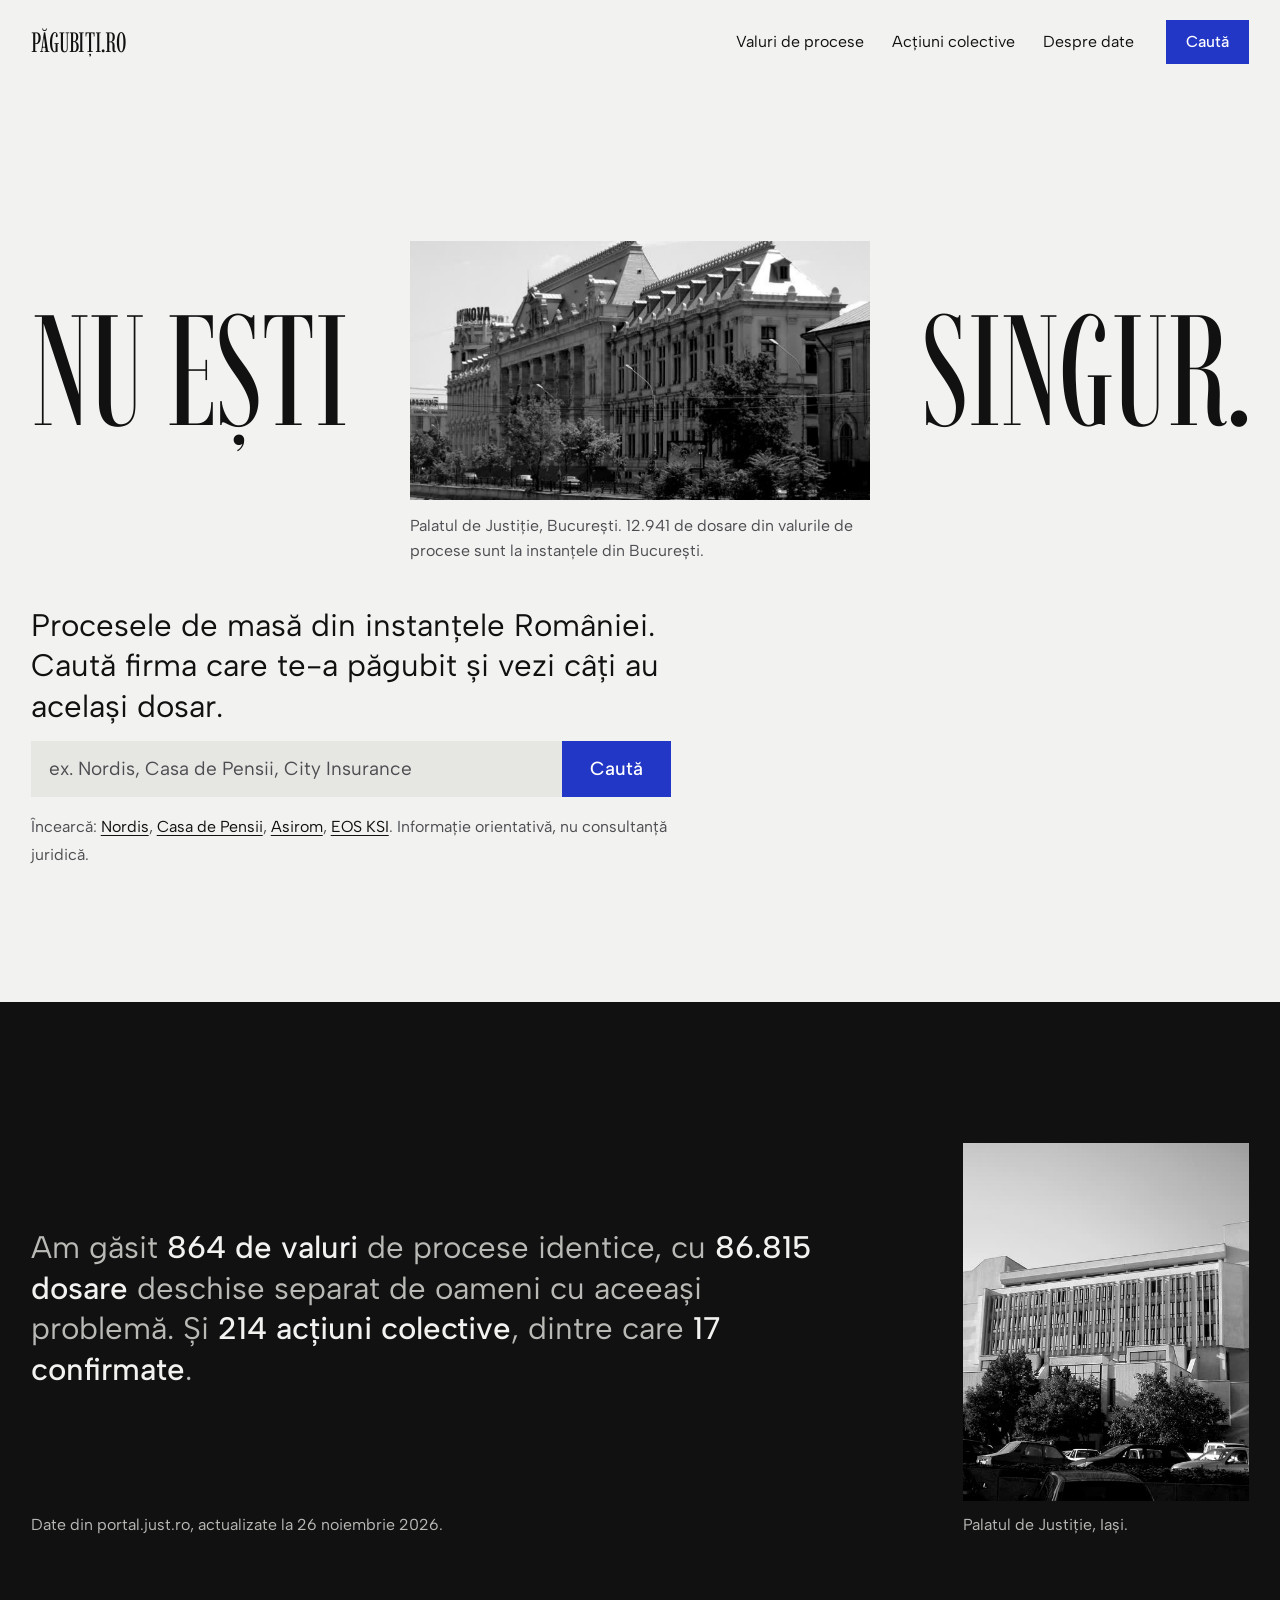
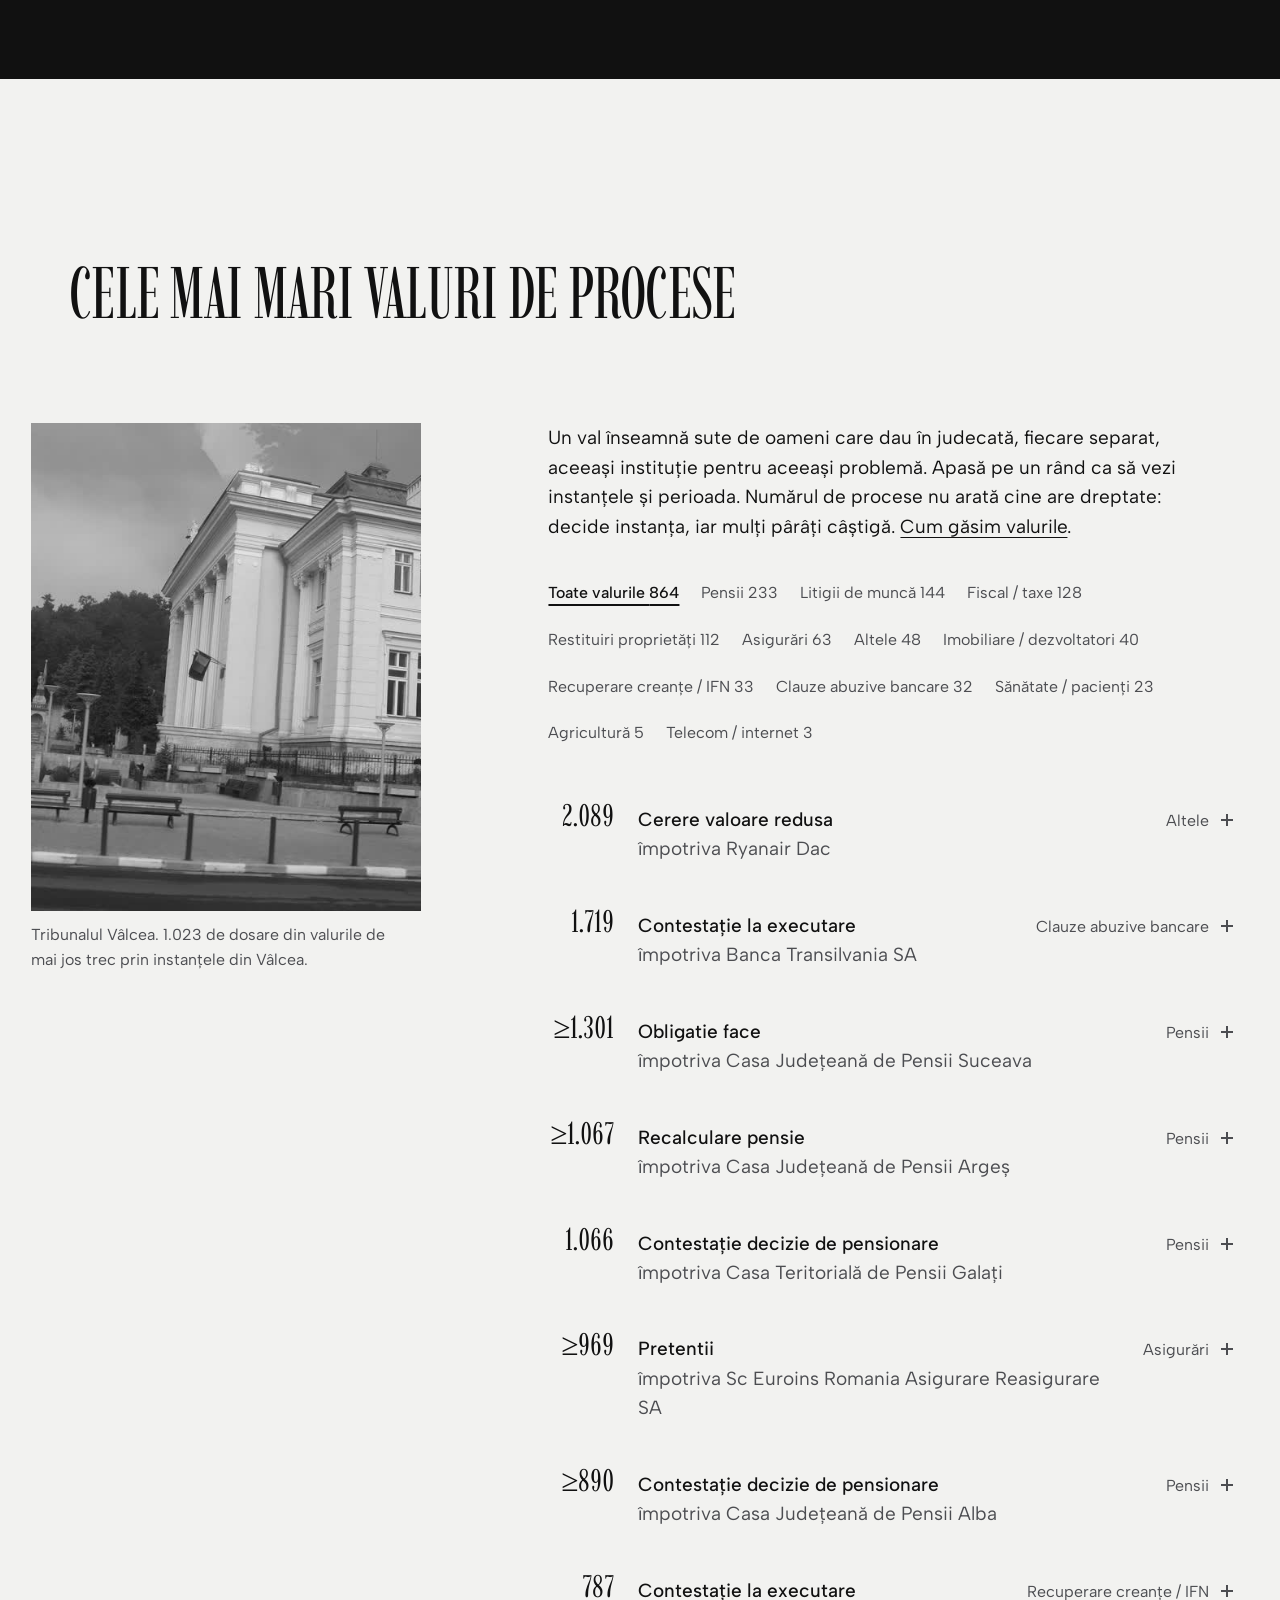
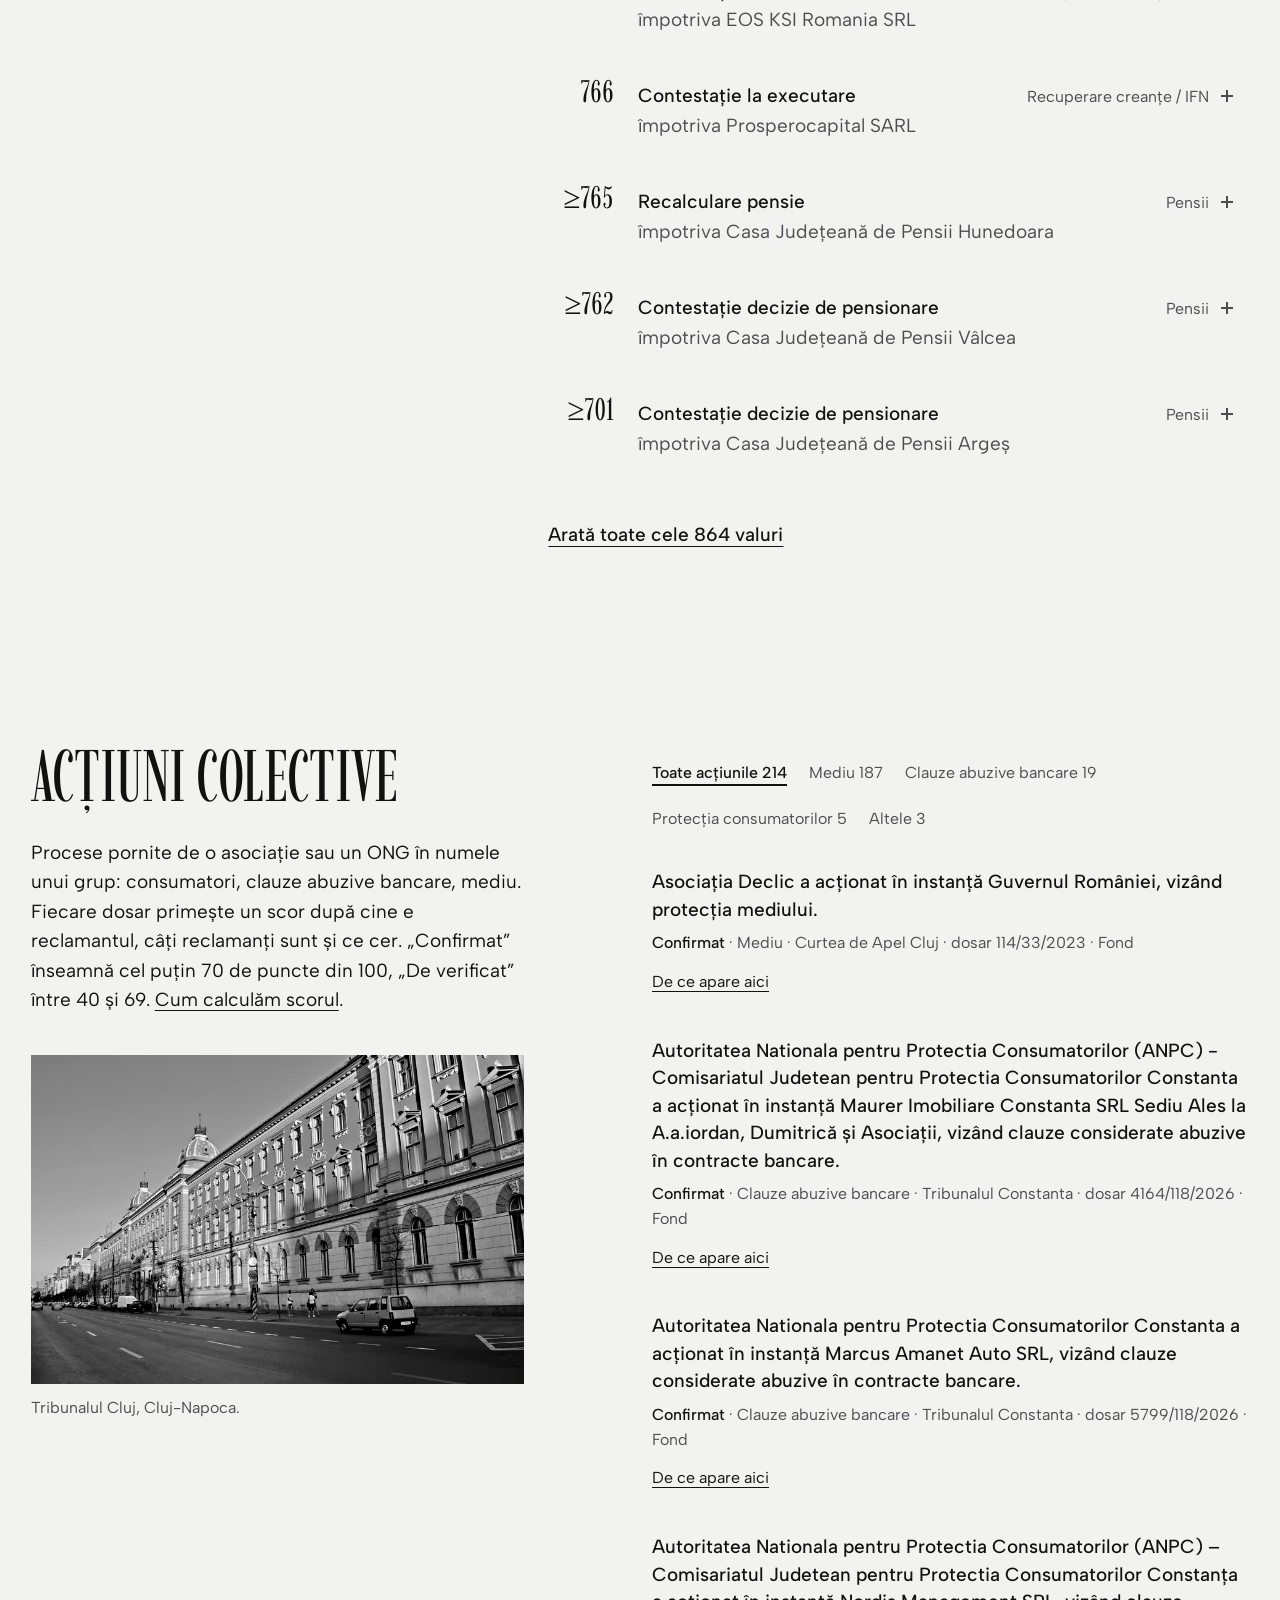
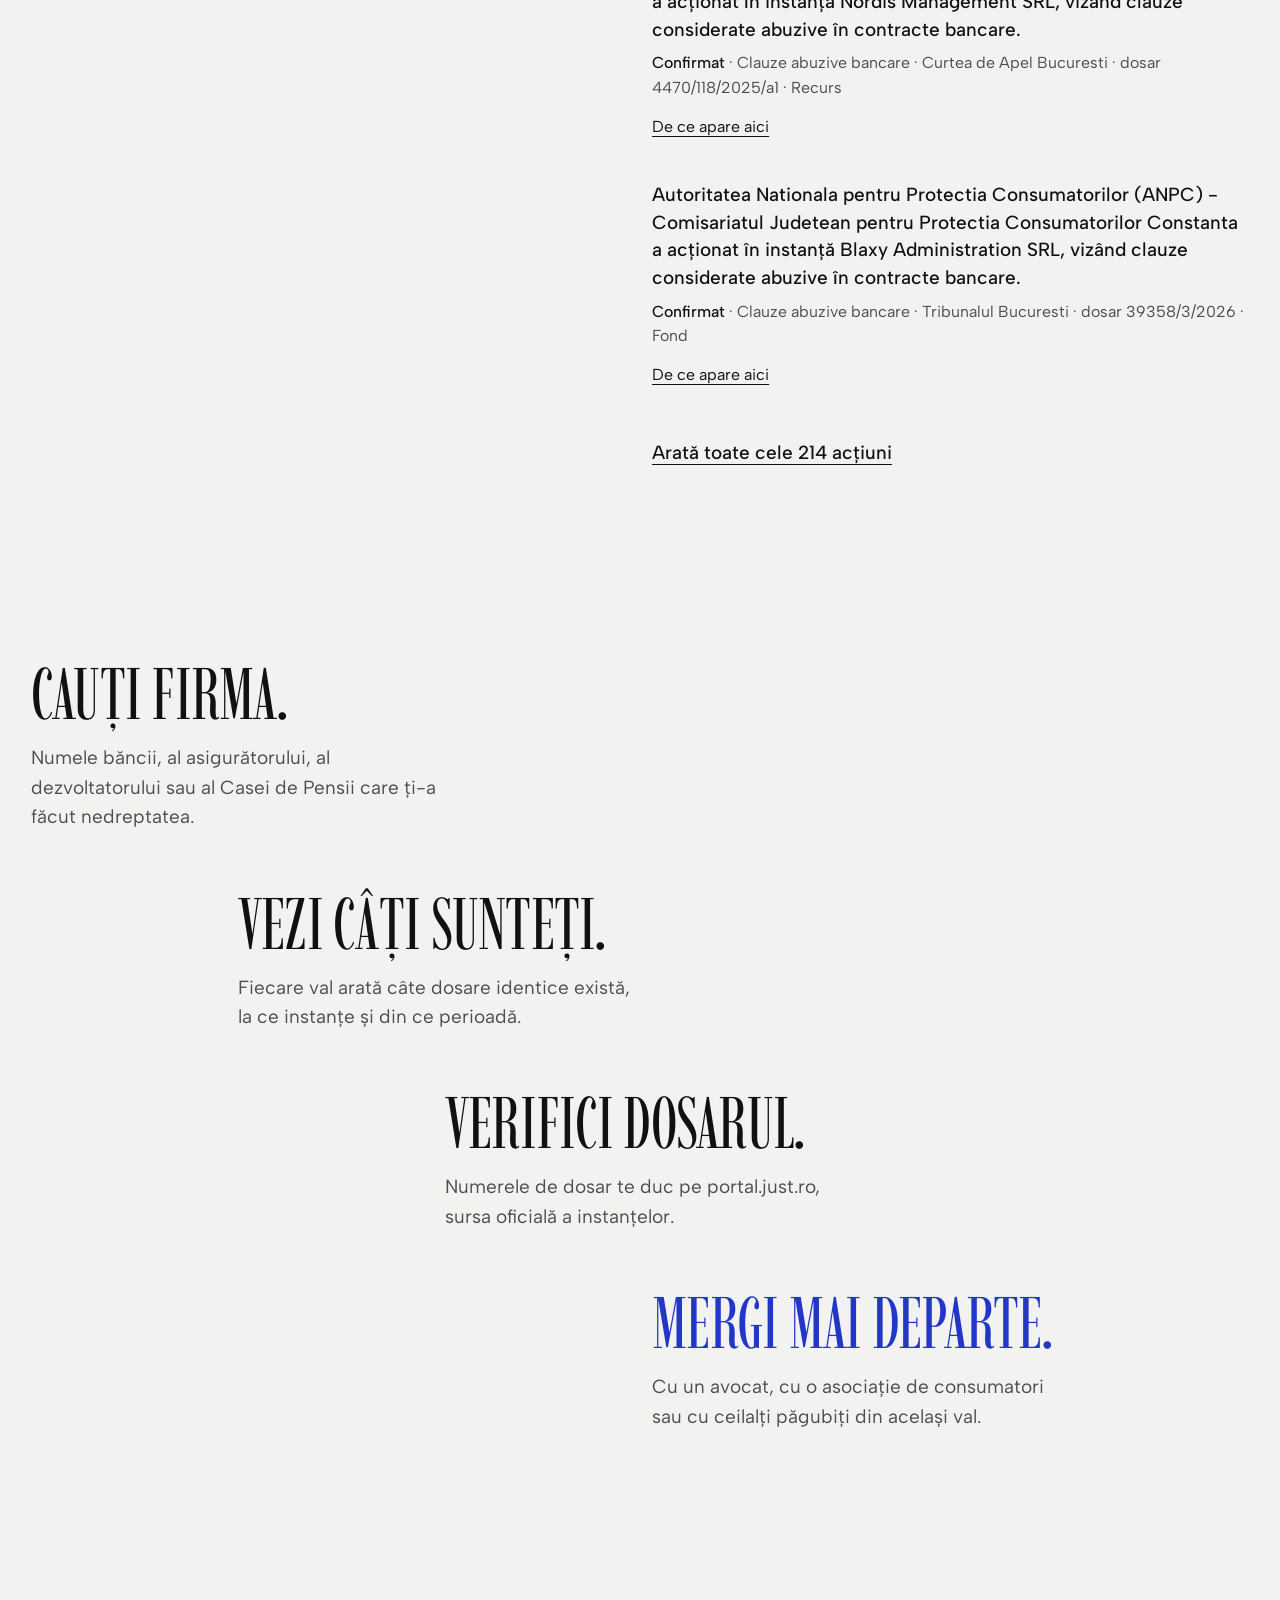
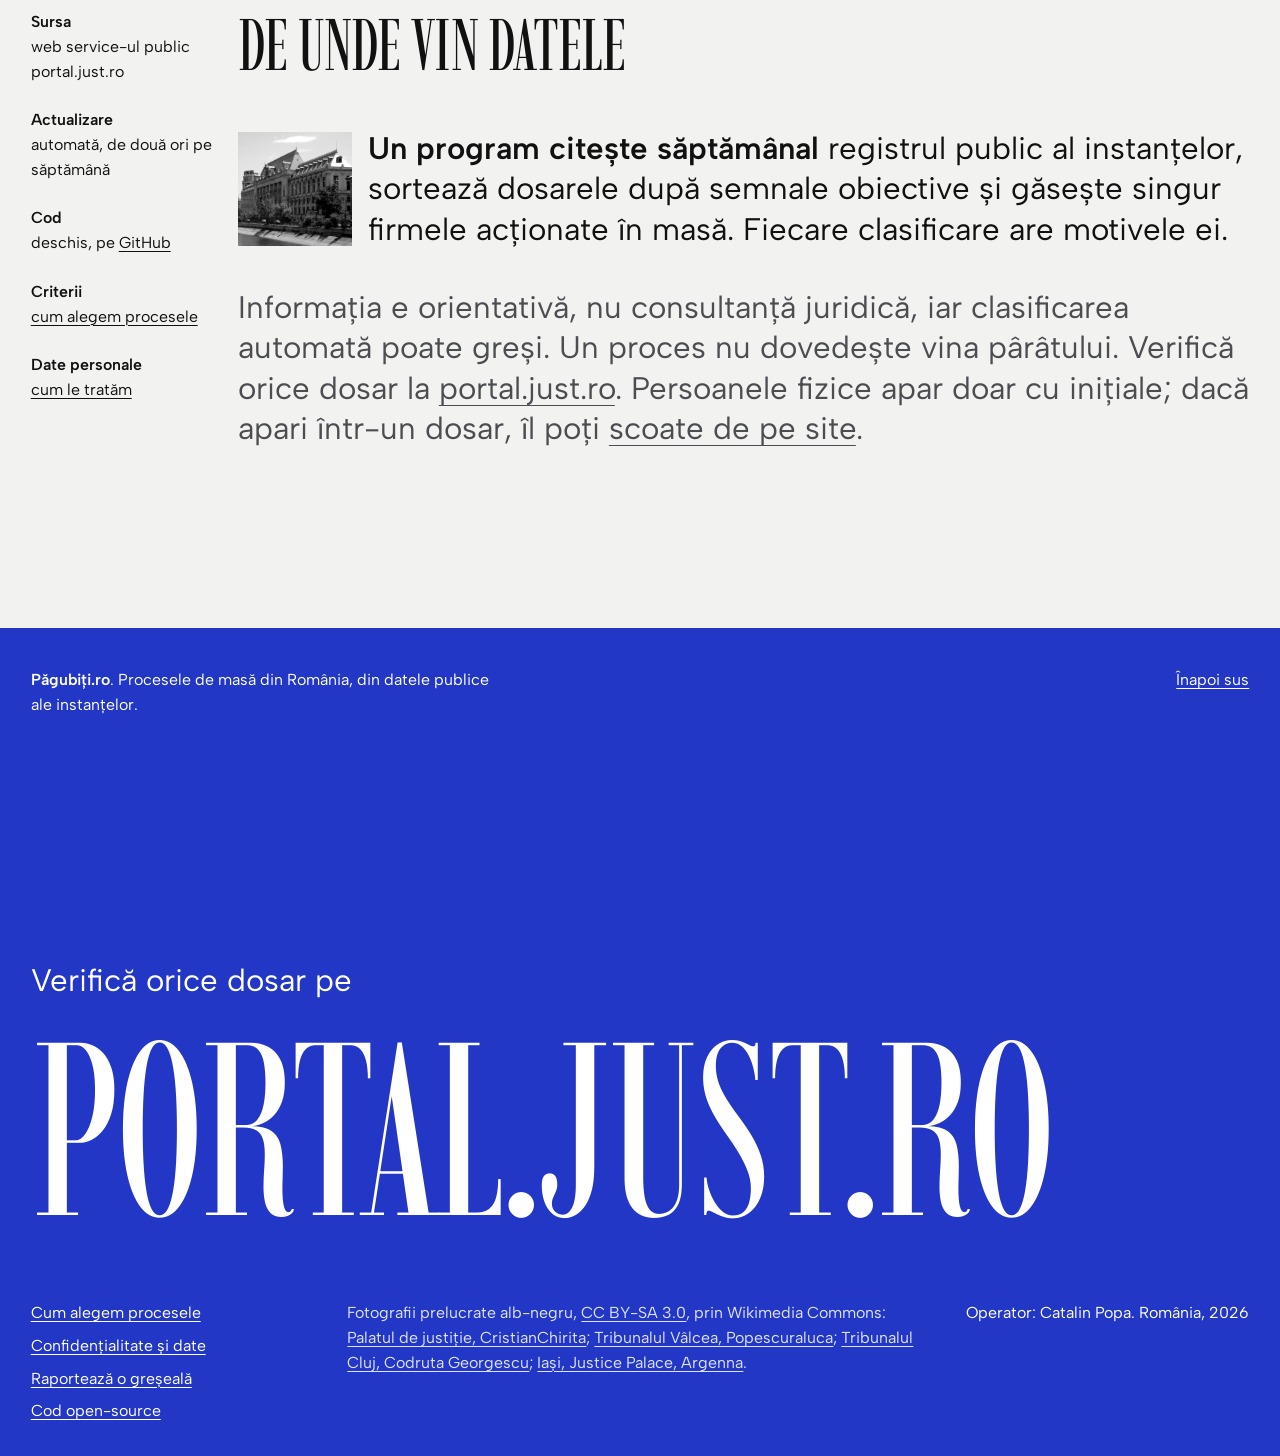
<file: web/index.html>
<!doctype html>
<html lang="ro">
<head>
  <meta charset="utf-8">
  <meta name="viewport" content="width=device-width, initial-scale=1">
  <title>Păgubiți.ro · Procesele de masă din instanțele României</title>
  <meta name="description" content="Caută firma sau instituția care te-a păgubit și vezi câți oameni au același dosar. Acțiuni colective și valuri de procese identice, din datele publice portal.just.ro.">
  <meta name="theme-color" content="#f2f2f0">
  <link rel="preload" href="fonts/imbue-latin.woff2" as="font" type="font/woff2" crossorigin>
  <link rel="preload" href="fonts/albert-sans-latin.woff2" as="font" type="font/woff2" crossorigin>
  <link rel="stylesheet" href="fonts.css">
  <link rel="stylesheet" href="style.css?v=20261123">
  <script>document.documentElement.classList.add("js")</script>
</head>
<body>
  <a class="skip" href="#cauta">Sari la căutare</a>

  <header class="hero" id="sus">
    <nav class="nav" aria-label="Principal">
      <a class="wordmark" href="#sus">Păgubiți.ro</a>
      <ul>
        <li><a href="#valuri">Valuri de procese</a></li>
        <li><a href="#colective">Acțiuni colective</a></li>
        <li><a href="#despre">Despre date</a></li>
      </ul>
      <a class="btn btn-small" href="#cauta">Caută</a>
    </nav>

    <div class="stage">
      <h1 class="sentence">
        <span class="half half-a">Nu ești</span>
        <span class="reel" aria-hidden="true">
          <span class="reel-item" data-oras="BUCURESTI"><img src="assets/bucuresti-1600.jpg" srcset="assets/bucuresti-800.jpg 800w, assets/bucuresti-1600.jpg 1600w" sizes="(max-width: 700px) 92vw, 36vw" width="1600" height="1200" alt=""></span>
          <span class="reel-item" data-oras="VALCEA"><img src="assets/valcea-1600.jpg" srcset="assets/valcea-800.jpg 800w, assets/valcea-1600.jpg 1600w" sizes="(max-width: 700px) 92vw, 36vw" width="1600" height="1200" alt="" loading="lazy"></span>
          <span class="reel-item" data-oras="CLUJ"><img src="assets/cluj-1600.jpg" srcset="assets/cluj-800.jpg 800w, assets/cluj-1600.jpg 1600w" sizes="(max-width: 700px) 92vw, 36vw" width="1600" height="1067" alt="" loading="lazy"></span>
          <span class="reel-item" data-oras="IASI"><img src="assets/iasi-1600.jpg" srcset="assets/iasi-800.jpg 800w, assets/iasi-1600.jpg 1600w" sizes="(max-width: 700px) 92vw, 36vw" width="1600" height="1200" alt="" loading="lazy"></span>
        </span>
        <span class="half half-b">singur.</span>
      </h1>
      <p class="reel-cap">Palatul de Justiție, București.</p>

      <div class="hero-foot">
        <p class="lede">Procesele de masă din instanțele României. Caută firma care te-a păgubit și vezi câți au același dosar.</p>
        <form class="search" id="cauta" role="search" action="#rezultate">
          <label for="q" class="vh">Firmă, instituție sau problemă</label>
          <input id="q" name="q" type="search" autocomplete="off" spellcheck="false"
            placeholder="ex. Nordis, Casa de Pensii, City Insurance">
          <button class="btn" type="submit">Caută</button>
        </form>
        <p class="hint">Încearcă:
          <button type="button" class="try" data-q="Nordis">Nordis</button>,
          <button type="button" class="try" data-q="Casa Judeteana de Pensii">Casa de Pensii</button>,
          <button type="button" class="try" data-q="Asirom">Asirom</button>,
          <button type="button" class="try" data-q="EOS KSI">EOS KSI</button>.
          Informație orientativă, nu consultanță juridică.
        </p>
      </div>
    </div>
  </header>

  <main>
    <section class="results" id="rezultate" aria-labelledby="rez-h" hidden>
      <div class="frame results-grid">
        <div class="results-head">
          <h2 id="rez-h" class="results-h">Rezultate</h2>
          <p class="results-lead" id="rez-lead"></p>
        </div>
        <div id="rez-body"></div>
      </div>
    </section>

    <section class="figures" aria-labelledby="fig-h">
      <div class="frame">
        <h2 id="fig-h" class="vh">În cifre</h2>
        <p class="figures-text" id="cifre">
          Am găsit <b>864 de valuri</b> de procese identice, cu <b>86.815 dosare</b> deschise separat de oameni cu aceeași problemă. Și <b>214 acțiuni colective</b>, dintre care <b>17 confirmate</b>.
        </p>
        <p class="figures-note">Date din portal.just.ro, actualizate la <time id="generat" datetime="2026-11-26">26 noiembrie 2026</time>.</p>
        <figure class="figures-photo">
          <img src="assets/iasi-800.jpg" width="800" height="600" alt="Palatul de Justiție din Iași" loading="lazy">
          <figcaption>Palatul de Justiție, Iași.</figcaption>
        </figure>
      </div>
    </section>

    <section class="waves" id="valuri" aria-labelledby="val-h">
      <div class="frame">
        <h2 id="val-h" class="section-h">Cele mai mari valuri de&nbsp;procese</h2>
        <div class="waves-grid">
          <figure class="waves-photo">
            <img src="assets/valcea-800.jpg" width="800" height="600" alt="Tribunalul Vâlcea" loading="lazy">
            <figcaption id="val-photo-cap">Tribunalul Vâlcea. Aici se judecă valul de contestații împotriva Casei Județene de Pensii Vâlcea.</figcaption>
          </figure>
          <div class="waves-table">
            <p class="waves-intro">Un val înseamnă sute de oameni care dau în judecată, fiecare separat, aceeași instituție pentru aceeași problemă. Apasă pe un rând ca să vezi instanțele și perioada. Numărul de procese nu arată cine are dreptate: decide instanța, iar mulți pârâți câștigă. <a href="metodologie.html#valuri">Cum găsim valurile</a>.</p>
            <div class="filters" id="val-filtre" role="group" aria-label="Filtrează valurile pe domeniu"></div>
            <ul class="rows" id="val-lista"><li class="empty">Se încarcă valurile…</li></ul>
            <button class="more" id="val-more" type="button" hidden>Arată toate valurile</button>
          </div>
        </div>
      </div>
    </section>

    <section class="collective" id="colective" aria-labelledby="col-h">
      <div class="frame collective-grid">
        <div class="collective-pin">
          <h2 id="col-h" class="section-h">Acțiuni colective</h2>
          <p>Procese pornite de o asociație sau un ONG în numele unui grup: consumatori, clauze abuzive bancare, mediu. Fiecare dosar primește un scor după cine e reclamantul, câți reclamanți sunt și ce cer. „Confirmat” înseamnă cel puțin 70 de puncte din 100, „De verificat” între 40 și 69. <a href="metodologie.html">Cum calculăm scorul</a>.</p>
          <figure class="pin-photo">
            <img src="assets/cluj-800.jpg" width="800" height="534" alt="Tribunalul Cluj" loading="lazy">
            <figcaption>Tribunalul Cluj, Cluj-Napoca.</figcaption>
          </figure>
        </div>
        <div class="collective-list">
          <div class="filters" id="col-filtre" role="group" aria-label="Filtrează acțiunile colective pe domeniu"></div>
          <ul class="cases" id="col-lista"><li class="empty">Se încarcă acțiunile colective…</li></ul>
          <button class="more" id="col-more" type="button" hidden>Arată toate acțiunile</button>
        </div>
      </div>
    </section>

    <section class="steps" aria-labelledby="pas-h">
      <div class="frame">
        <h2 id="pas-h" class="vh">Cum folosești site-ul</h2>
        <ol class="stair">
          <li><h3>Cauți firma.</h3><p>Numele băncii, al asigurătorului, al dezvoltatorului sau al Casei de Pensii care ți-a făcut nedreptatea.</p></li>
          <li><h3>Vezi câți sunteți.</h3><p>Fiecare val arată câte dosare identice există, la ce instanțe și din ce perioadă.</p></li>
          <li><h3>Verifici dosarul.</h3><p>Numerele de dosar te duc pe portal.just.ro, sursa oficială a instanțelor.</p></li>
          <li><h3>Mergi mai departe.</h3><p>Cu un avocat, cu o asociație de consumatori sau cu ceilalți păgubiți din același val.</p></li>
        </ol>
      </div>
    </section>

    <section class="about" id="despre" aria-labelledby="des-h">
      <div class="frame about-grid">
        <ul class="facts">
          <li><b>Sursa</b> web service-ul public portal.just.ro</li>
          <li><b>Actualizare</b> automată, de două ori pe săptămână</li>
          <li><b>Cod</b> deschis, pe <a href="https://github.com/Endimion2k/zamolxis">GitHub</a></li>
          <li><b>Criterii</b> <a href="metodologie.html">cum alegem procesele</a></li>
          <li><b>Date personale</b> <a href="confidentialitate.html">cum le tratăm</a></li>
        </ul>
        <div class="about-text">
          <h2 id="des-h" class="section-h">De unde vin datele</h2>
          <p class="about-lead"><img class="dropcap" src="assets/bucuresti-800.jpg" width="800" height="600" alt="Palatul de Justiție din București" loading="lazy"><b>Un program citește săptămânal</b> registrul public al instanțelor, sortează dosarele după semnale obiective și găsește singur firmele acționate în masă. Fiecare clasificare are motivele ei.</p>
          <p class="about-lead about-soft">Informația e orientativă, nu consultanță juridică, iar clasificarea automată poate greși. Un proces nu dovedește vina pârâtului. Verifică orice dosar la <a href="https://portal.just.ro">portal.just.ro</a>. Persoanele fizice apar doar cu inițiale; dacă apari într-un dosar, îl poți <a href="https://github.com/Endimion2k/zamolxis/issues/new?template=1-date-personale.yml">scoate de pe site</a>.</p>
        </div>
      </div>
    </section>
  </main>

  <footer class="footer">
    <div class="frame">
      <div class="footer-top">
        <p><b>Păgubiți.ro</b>. Procesele de masă din România, din datele publice ale instanțelor.</p>
        <a href="#sus">Înapoi sus</a>
      </div>
      <p class="footer-cta">Verifică orice dosar pe</p>
      <a class="footer-big" href="https://portal.just.ro">portal.just.ro</a>
      <div class="footer-meta">
        <ul class="footer-links">
          <li><a href="metodologie.html">Cum alegem procesele</a></li>
          <li><a href="confidentialitate.html">Confidențialitate și date</a></li>
          <li><a href="https://github.com/Endimion2k/zamolxis/issues/new?template=2-corectura.yml">Raportează o greșeală</a></li>
          <li><a href="https://github.com/Endimion2k/zamolxis">Cod open-source</a></li>
        </ul>
        <p class="credits" id="credite">Fotografii prelucrate alb-negru, <a href="https://creativecommons.org/licenses/by-sa/3.0/">CC BY-SA 3.0</a>, prin Wikimedia Commons: <a href="https://commons.wikimedia.org/wiki/File:Palatul_de_justitie_B-II-m-A-18941.jpg">Palatul de justiție, CristianChirita</a>; <a href="https://commons.wikimedia.org/wiki/File:Tribunalul_V%C3%A2lcea.jpg">Tribunalul Vâlcea, Popescuraluca</a>; <a href="https://commons.wikimedia.org/w/index.php?curid=21314490">Tribunalul Cluj, Codruta Georgescu</a>; <a href="https://commons.wikimedia.org/wiki/File:Ia%C5%9Fi_,_Justice_Palace.jpg">Iaşi, Justice Palace, Argenna</a>.</p>
        <p>Operator: Catalin Popa. România, 2026</p>
      </div>
    </div>
  </footer>

  <script src="app.js?v=20261123"></script>
</body>
</html>
</file>
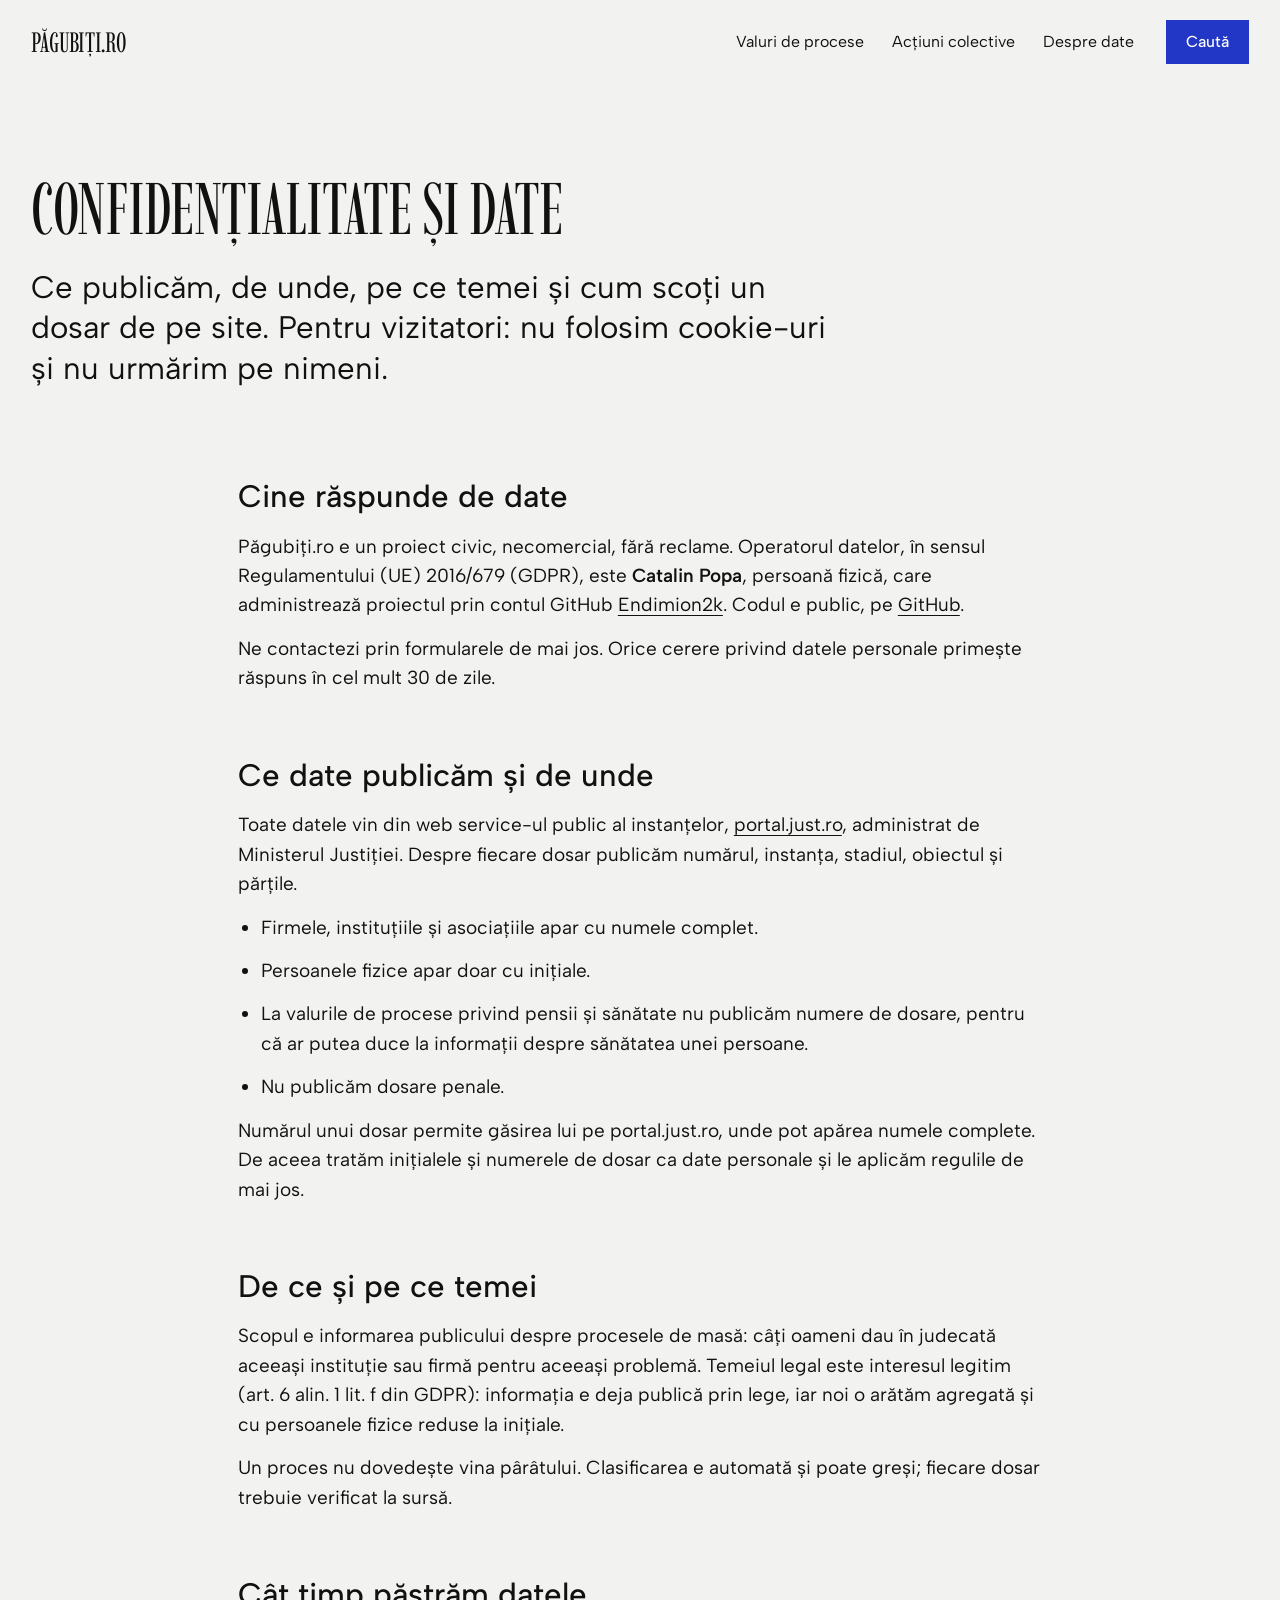
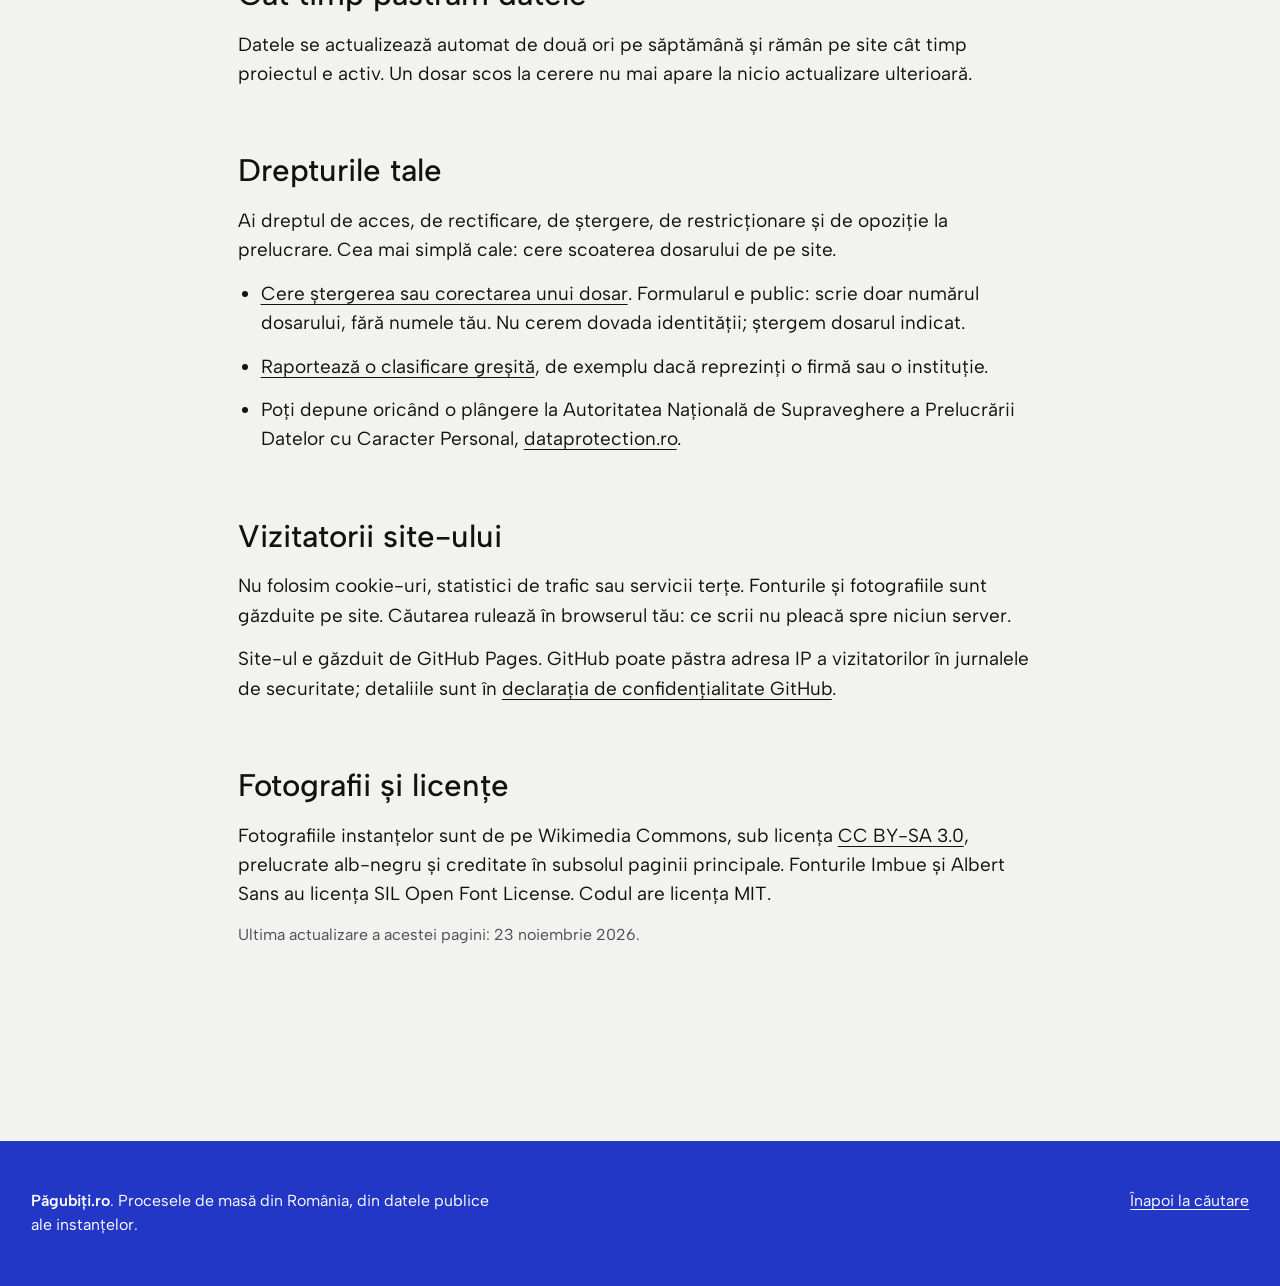
<file: web/confidentialitate.html>
<!doctype html>
<html lang="ro">
<head>
  <meta charset="utf-8">
  <meta name="viewport" content="width=device-width, initial-scale=1">
  <title>Confidențialitate și date · Păgubiți.ro</title>
  <meta name="description" content="Ce date publică Păgubiți.ro, de unde le ia, pe ce temei și cum poți cere ștergerea unui dosar.">
  <meta name="theme-color" content="#f2f2f0">
  <link rel="preload" href="fonts/imbue-latin.woff2" as="font" type="font/woff2" crossorigin>
  <link rel="preload" href="fonts/albert-sans-latin.woff2" as="font" type="font/woff2" crossorigin>
  <link rel="stylesheet" href="fonts.css">
  <link rel="stylesheet" href="style.css?v=20261123">
</head>
<body>
  <header class="doc-head">
    <nav class="nav" aria-label="Principal">
      <a class="wordmark" href="./">Păgubiți.ro</a>
      <ul>
        <li><a href="./#valuri">Valuri de procese</a></li>
        <li><a href="./#colective">Acțiuni colective</a></li>
        <li><a href="./#despre">Despre date</a></li>
      </ul>
      <a class="btn btn-small" href="./#cauta">Caută</a>
    </nav>
  </header>

  <main class="doc">
    <h1>Confidențialitate și date</h1>
    <p class="doc-lede">Ce publicăm, de unde, pe ce temei și cum scoți un dosar de pe site. Pentru vizitatori: nu folosim cookie-uri și nu urmărim pe nimeni.</p>

    <div class="doc-body">
      <h2>Cine răspunde de date</h2>
      <p>Păgubiți.ro e un proiect civic, necomercial, fără reclame. Operatorul datelor, în sensul Regulamentului (UE) 2016/679 (GDPR), este <b>Catalin Popa</b>, persoană fizică, care administrează proiectul prin contul GitHub <a href="https://github.com/Endimion2k">Endimion2k</a>. Codul e public, pe <a href="https://github.com/Endimion2k/zamolxis">GitHub</a>.</p>
      <p>Ne contactezi prin formularele de mai jos. Orice cerere privind datele personale primește răspuns în cel mult 30 de zile.</p>

      <h2>Ce date publicăm și de unde</h2>
      <p>Toate datele vin din web service-ul public al instanțelor, <a href="https://portal.just.ro">portal.just.ro</a>, administrat de Ministerul Justiției. Despre fiecare dosar publicăm numărul, instanța, stadiul, obiectul și părțile.</p>
      <ul>
        <li>Firmele, instituțiile și asociațiile apar cu numele complet.</li>
        <li>Persoanele fizice apar doar cu inițiale.</li>
        <li>La valurile de procese privind pensii și sănătate nu publicăm numere de dosare, pentru că ar putea duce la informații despre sănătatea unei persoane.</li>
        <li>Nu publicăm dosare penale.</li>
      </ul>
      <p>Numărul unui dosar permite găsirea lui pe portal.just.ro, unde pot apărea numele complete. De aceea tratăm inițialele și numerele de dosar ca date personale și le aplicăm regulile de mai jos.</p>

      <h2>De ce și pe ce temei</h2>
      <p>Scopul e informarea publicului despre procesele de masă: câți oameni dau în judecată aceeași instituție sau firmă pentru aceeași problemă. Temeiul legal este interesul legitim (art. 6 alin. 1 lit. f din GDPR): informația e deja publică prin lege, iar noi o arătăm agregată și cu persoanele fizice reduse la inițiale.</p>
      <p>Un proces nu dovedește vina pârâtului. Clasificarea e automată și poate greși; fiecare dosar trebuie verificat la sursă.</p>

      <h2>Cât timp păstrăm datele</h2>
      <p>Datele se actualizează automat de două ori pe săptămână și rămân pe site cât timp proiectul e activ. Un dosar scos la cerere nu mai apare la nicio actualizare ulterioară.</p>

      <h2>Drepturile tale</h2>
      <p>Ai dreptul de acces, de rectificare, de ștergere, de restricționare și de opoziție la prelucrare. Cea mai simplă cale: cere scoaterea dosarului de pe site.</p>
      <ul>
        <li><a href="https://github.com/Endimion2k/zamolxis/issues/new?template=1-date-personale.yml">Cere ștergerea sau corectarea unui dosar</a>. Formularul e public: scrie doar numărul dosarului, fără numele tău. Nu cerem dovada identității; ștergem dosarul indicat.</li>
        <li><a href="https://github.com/Endimion2k/zamolxis/issues/new?template=2-corectura.yml">Raportează o clasificare greșită</a>, de exemplu dacă reprezinți o firmă sau o instituție.</li>
        <li>Poți depune oricând o plângere la Autoritatea Națională de Supraveghere a Prelucrării Datelor cu Caracter Personal, <a href="https://www.dataprotection.ro/">dataprotection.ro</a>.</li>
      </ul>

      <h2>Vizitatorii site-ului</h2>
      <p>Nu folosim cookie-uri, statistici de trafic sau servicii terțe. Fonturile și fotografiile sunt găzduite pe site. Căutarea rulează în browserul tău: ce scrii nu pleacă spre niciun server.</p>
      <p>Site-ul e găzduit de GitHub Pages. GitHub poate păstra adresa IP a vizitatorilor în jurnalele de securitate; detaliile sunt în <a href="https://docs.github.com/en/site-policy/privacy-policies/github-general-privacy-statement">declarația de confidențialitate GitHub</a>.</p>

      <h2>Fotografii și licențe</h2>
      <p>Fotografiile instanțelor sunt de pe Wikimedia Commons, sub licența <a href="https://creativecommons.org/licenses/by-sa/3.0/">CC BY-SA 3.0</a>, prelucrate alb-negru și creditate în subsolul paginii principale. Fonturile Imbue și Albert Sans au licența SIL Open Font License. Codul are licența MIT.</p>

      <p class="note">Ultima actualizare a acestei pagini: 23 noiembrie 2026.</p>
    </div>
  </main>

  <footer class="footer footer-short">
    <div class="frame">
      <div class="footer-top">
        <p><b>Păgubiți.ro</b>. Procesele de masă din România, din datele publice ale instanțelor.</p>
        <a href="./">Înapoi la căutare</a>
      </div>
    </div>
  </footer>
</body>
</html>
</file>
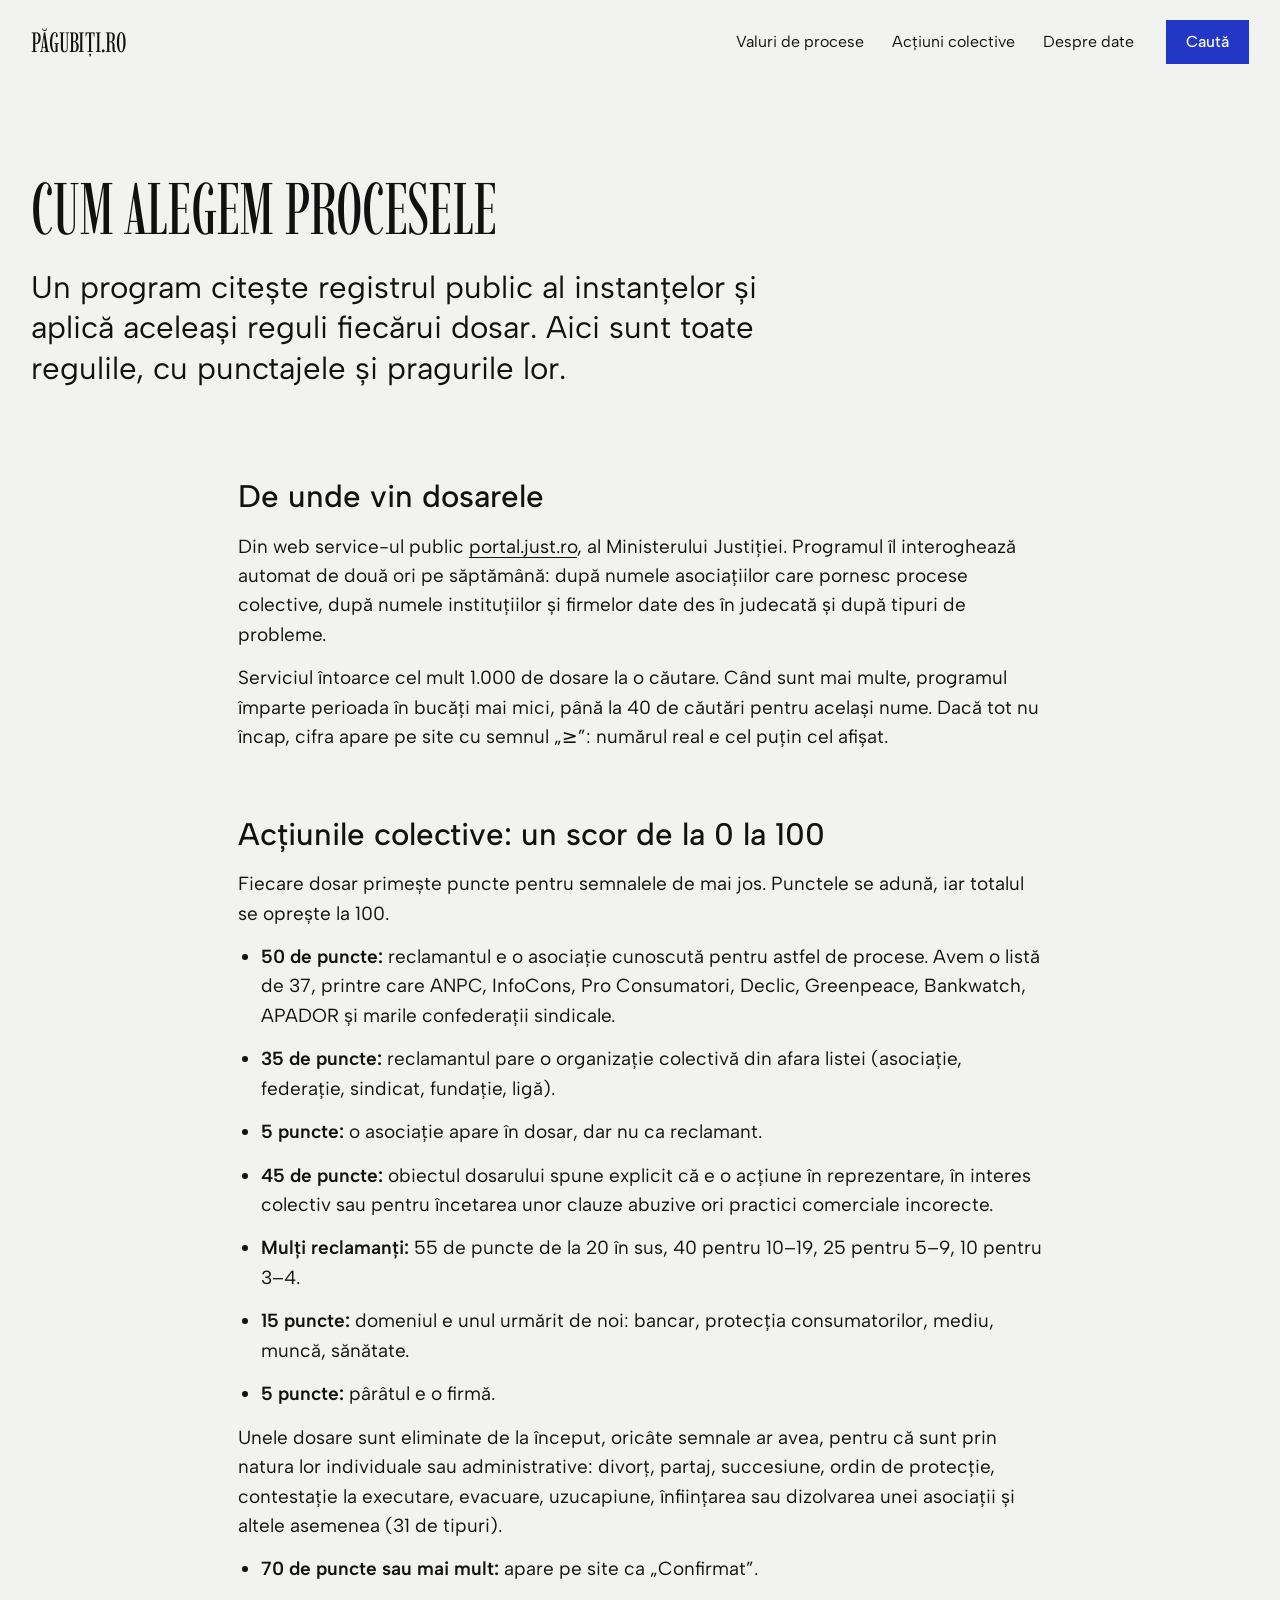
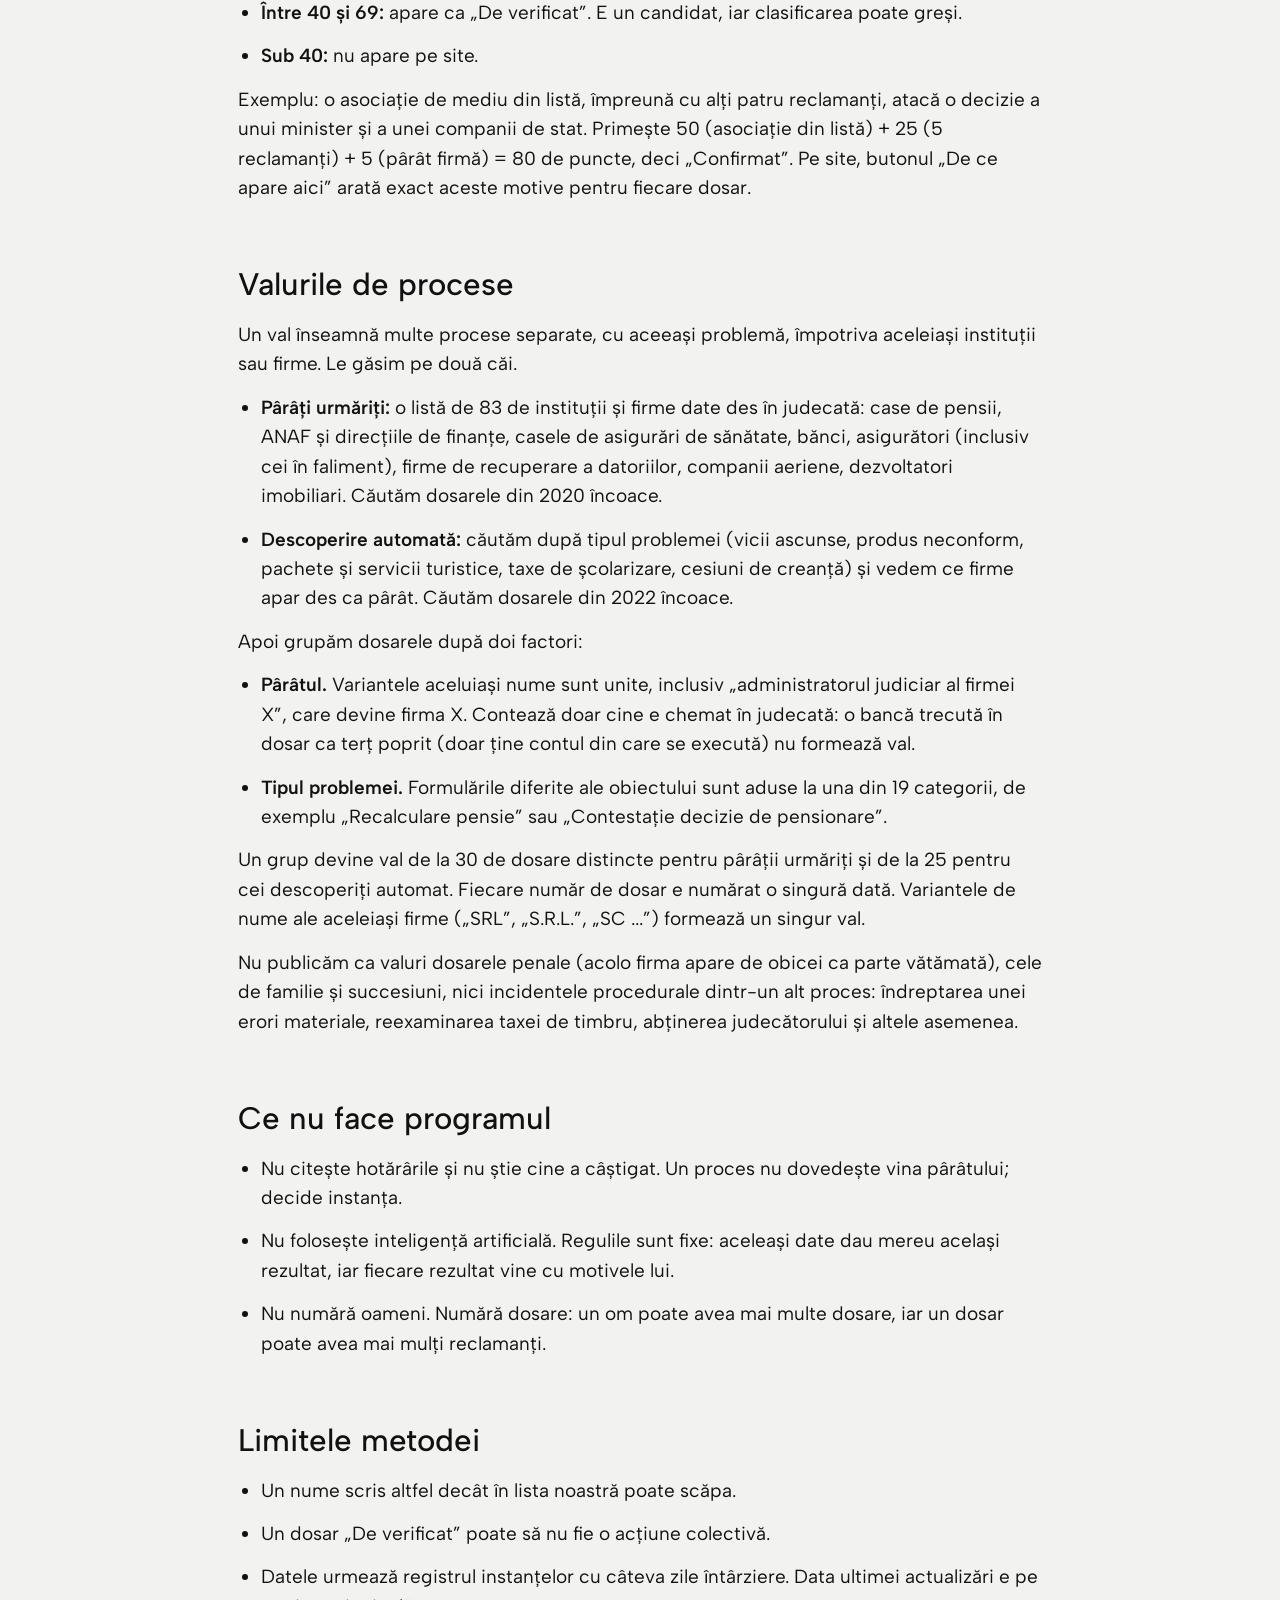
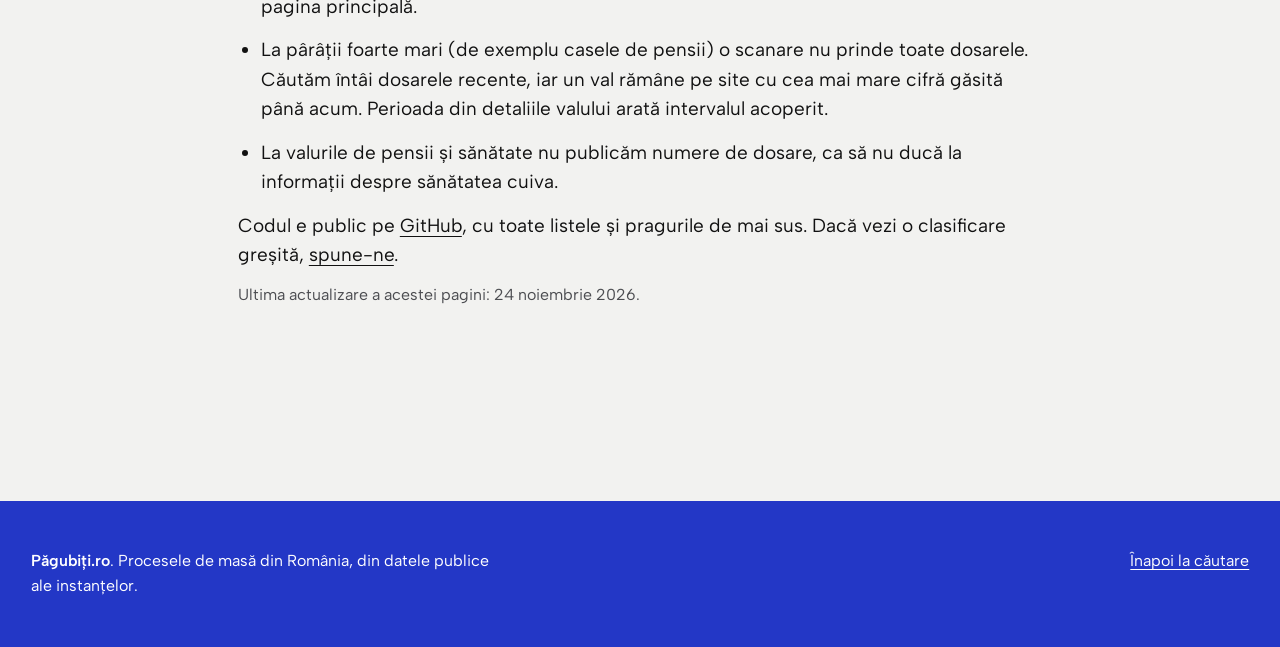
<file: web/metodologie.html>
<!doctype html>
<html lang="ro">
<head>
  <meta charset="utf-8">
  <meta name="viewport" content="width=device-width, initial-scale=1">
  <title>Cum alegem procesele · Păgubiți.ro</title>
  <meta name="description" content="Criteriile după care Păgubiți.ro alege acțiunile colective și valurile de procese din datele portal.just.ro: scorul, pragurile și limitele metodei.">
  <meta name="theme-color" content="#f2f2f0">
  <link rel="preload" href="fonts/imbue-latin.woff2" as="font" type="font/woff2" crossorigin>
  <link rel="preload" href="fonts/albert-sans-latin.woff2" as="font" type="font/woff2" crossorigin>
  <link rel="stylesheet" href="fonts.css">
  <link rel="stylesheet" href="style.css?v=20261123">
</head>
<body>
  <header class="doc-head">
    <nav class="nav" aria-label="Principal">
      <a class="wordmark" href="./">Păgubiți.ro</a>
      <ul>
        <li><a href="./#valuri">Valuri de procese</a></li>
        <li><a href="./#colective">Acțiuni colective</a></li>
        <li><a href="./#despre">Despre date</a></li>
      </ul>
      <a class="btn btn-small" href="./#cauta">Caută</a>
    </nav>
  </header>

  <main class="doc">
    <h1>Cum alegem procesele</h1>
    <p class="doc-lede">Un program citește registrul public al instanțelor și aplică aceleași reguli fiecărui dosar. Aici sunt toate regulile, cu punctajele și pragurile lor.</p>

    <div class="doc-body">
      <h2>De unde vin dosarele</h2>
      <p>Din web service-ul public <a href="https://portal.just.ro">portal.just.ro</a>, al Ministerului Justiției. Programul îl interoghează automat de două ori pe săptămână: după numele asociațiilor care pornesc procese colective, după numele instituțiilor și firmelor date des în judecată și după tipuri de probleme.</p>
      <p>Serviciul întoarce cel mult 1.000 de dosare la o căutare. Când sunt mai multe, programul împarte perioada în bucăți mai mici, până la 40 de căutări pentru același nume. Dacă tot nu încap, cifra apare pe site cu semnul „≥”: numărul real e cel puțin cel afișat.</p>

      <h2>Acțiunile colective: un scor de la 0 la 100</h2>
      <p>Fiecare dosar primește puncte pentru semnalele de mai jos. Punctele se adună, iar totalul se oprește la 100.</p>
      <ul>
        <li><b>50 de puncte:</b> reclamantul e o asociație cunoscută pentru astfel de procese. Avem o listă de 37, printre care ANPC, InfoCons, Pro Consumatori, Declic, Greenpeace, Bankwatch, APADOR și marile confederații sindicale.</li>
        <li><b>35 de puncte:</b> reclamantul pare o organizație colectivă din afara listei (asociație, federație, sindicat, fundație, ligă).</li>
        <li><b>5 puncte:</b> o asociație apare în dosar, dar nu ca reclamant.</li>
        <li><b>45 de puncte:</b> obiectul dosarului spune explicit că e o acțiune în reprezentare, în interes colectiv sau pentru încetarea unor clauze abuzive ori practici comerciale incorecte.</li>
        <li><b>Mulți reclamanți:</b> 55 de puncte de la 20 în sus, 40 pentru 10–19, 25 pentru 5–9, 10 pentru 3–4.</li>
        <li><b>15 puncte:</b> domeniul e unul urmărit de noi: bancar, protecția consumatorilor, mediu, muncă, sănătate.</li>
        <li><b>5 puncte:</b> pârâtul e o firmă.</li>
      </ul>
      <p>Unele dosare sunt eliminate de la început, oricâte semnale ar avea, pentru că sunt prin natura lor individuale sau administrative: divorț, partaj, succesiune, ordin de protecție, contestație la executare, evacuare, uzucapiune, înființarea sau dizolvarea unei asociații și altele asemenea (31 de tipuri).</p>
      <ul>
        <li><b>70 de puncte sau mai mult:</b> apare pe site ca „Confirmat”.</li>
        <li><b>Între 40 și 69:</b> apare ca „De verificat”. E un candidat, iar clasificarea poate greși.</li>
        <li><b>Sub 40:</b> nu apare pe site.</li>
      </ul>
      <p>Exemplu: o asociație de mediu din listă, împreună cu alți patru reclamanți, atacă o decizie a unui minister și a unei companii de stat. Primește 50 (asociație din listă) + 25 (5 reclamanți) + 5 (pârât firmă) = 80 de puncte, deci „Confirmat”. Pe site, butonul „De ce apare aici” arată exact aceste motive pentru fiecare dosar.</p>

      <h2 id="valuri">Valurile de procese</h2>
      <p>Un val înseamnă multe procese separate, cu aceeași problemă, împotriva aceleiași instituții sau firme. Le găsim pe două căi.</p>
      <ul>
        <li><b>Pârâți urmăriți:</b> o listă de 83 de instituții și firme date des în judecată: case de pensii, ANAF și direcțiile de finanțe, casele de asigurări de sănătate, bănci, asigurători (inclusiv cei în faliment), firme de recuperare a datoriilor, companii aeriene, dezvoltatori imobiliari. Căutăm dosarele din 2020 încoace.</li>
        <li><b>Descoperire automată:</b> căutăm după tipul problemei (vicii ascunse, produs neconform, pachete și servicii turistice, taxe de școlarizare, cesiuni de creanță) și vedem ce firme apar des ca pârât. Căutăm dosarele din 2022 încoace.</li>
      </ul>
      <p>Apoi grupăm dosarele după doi factori:</p>
      <ul>
        <li><b>Pârâtul.</b> Variantele aceluiași nume sunt unite, inclusiv „administratorul judiciar al firmei X”, care devine firma X. Contează doar cine e chemat în judecată: o bancă trecută în dosar ca terț poprit (doar ține contul din care se execută) nu formează val.</li>
        <li><b>Tipul problemei.</b> Formulările diferite ale obiectului sunt aduse la una din 19 categorii, de exemplu „Recalculare pensie” sau „Contestație decizie de pensionare”.</li>
      </ul>
      <p>Un grup devine val de la 30 de dosare distincte pentru pârâții urmăriți și de la 25 pentru cei descoperiți automat. Fiecare număr de dosar e numărat o singură dată. Variantele de nume ale aceleiași firme („SRL”, „S.R.L.”, „SC ...”) formează un singur val.</p>
      <p>Nu publicăm ca valuri dosarele penale (acolo firma apare de obicei ca parte vătămată), cele de familie și succesiuni, nici incidentele procedurale dintr-un alt proces: îndreptarea unei erori materiale, reexaminarea taxei de timbru, abținerea judecătorului și altele asemenea.</p>

      <h2>Ce nu face programul</h2>
      <ul>
        <li>Nu citește hotărârile și nu știe cine a câștigat. Un proces nu dovedește vina pârâtului; decide instanța.</li>
        <li>Nu folosește inteligență artificială. Regulile sunt fixe: aceleași date dau mereu același rezultat, iar fiecare rezultat vine cu motivele lui.</li>
        <li>Nu numără oameni. Numără dosare: un om poate avea mai multe dosare, iar un dosar poate avea mai mulți reclamanți.</li>
      </ul>

      <h2>Limitele metodei</h2>
      <ul>
        <li>Un nume scris altfel decât în lista noastră poate scăpa.</li>
        <li>Un dosar „De verificat” poate să nu fie o acțiune colectivă.</li>
        <li>Datele urmează registrul instanțelor cu câteva zile întârziere. Data ultimei actualizări e pe pagina principală.</li>
        <li>La pârâții foarte mari (de exemplu casele de pensii) o scanare nu prinde toate dosarele. Căutăm întâi dosarele recente, iar un val rămâne pe site cu cea mai mare cifră găsită până acum. Perioada din detaliile valului arată intervalul acoperit.</li>
        <li>La valurile de pensii și sănătate nu publicăm numere de dosare, ca să nu ducă la informații despre sănătatea cuiva.</li>
      </ul>
      <p>Codul e public pe <a href="https://github.com/Endimion2k/zamolxis">GitHub</a>, cu toate listele și pragurile de mai sus. Dacă vezi o clasificare greșită, <a href="https://github.com/Endimion2k/zamolxis/issues/new?template=2-corectura.yml">spune-ne</a>.</p>

      <p class="note">Ultima actualizare a acestei pagini: 24 noiembrie 2026.</p>
    </div>
  </main>

  <footer class="footer footer-short">
    <div class="frame">
      <div class="footer-top">
        <p><b>Păgubiți.ro</b>. Procesele de masă din România, din datele publice ale instanțelor.</p>
        <a href="./">Înapoi la căutare</a>
      </div>
    </div>
  </footer>
</body>
</html>
</file>
<file: web/fonts.css>
@font-face {
  font-family: 'Albert Sans';
  font-style: normal;
  font-weight: 400 700;
  font-display: swap;
  src: url(fonts/albert-sans-latin-ext.woff2) format('woff2');
  unicode-range: U+0100-02BA, U+02BD-02C5, U+02C7-02CC, U+02CE-02D7, U+02DD-02FF, U+0304, U+0308, U+0329, U+1D00-1DBF, U+1E00-1E9F, U+1EF2-1EFF, U+2020, U+20A0-20AB, U+20AD-20C4, U+2113, U+2C60-2C7F, U+A720-A7FF;
}
@font-face {
  font-family: 'Albert Sans';
  font-style: normal;
  font-weight: 400 700;
  font-display: swap;
  src: url(fonts/albert-sans-latin.woff2) format('woff2');
  unicode-range: U+0000-00FF, U+0131, U+0152-0153, U+02BB-02BC, U+02C6, U+02DA, U+02DC, U+0304, U+0308, U+0329, U+2000-206F, U+20AC, U+2122, U+2191, U+2193, U+2212, U+2215, U+FEFF, U+FFFD;
}
@font-face {
  font-family: 'Imbue';
  font-style: normal;
  font-weight: 400 700;
  font-display: swap;
  src: url(fonts/imbue-latin-ext.woff2) format('woff2');
  unicode-range: U+0100-02BA, U+02BD-02C5, U+02C7-02CC, U+02CE-02D7, U+02DD-02FF, U+0304, U+0308, U+0329, U+1D00-1DBF, U+1E00-1E9F, U+1EF2-1EFF, U+2020, U+20A0-20AB, U+20AD-20C4, U+2113, U+2C60-2C7F, U+A720-A7FF;
}
@font-face {
  font-family: 'Imbue';
  font-style: normal;
  font-weight: 400 700;
  font-display: swap;
  src: url(fonts/imbue-latin.woff2) format('woff2');
  unicode-range: U+0000-00FF, U+0131, U+0152-0153, U+02BB-02BC, U+02C6, U+02DA, U+02DC, U+0304, U+0308, U+0329, U+2000-206F, U+20AC, U+2122, U+2191, U+2193, U+2212, U+2215, U+FEFF, U+FFFD;
}
</file>
<file: web/style.css>
/* Păgubiți.ro — un registru public, tipărit mare.
   Hârtie neutră, cerneală neagră, un singur albastru de ștampilă pentru acțiune. */
:root {
  --bg: #f2f2f0;
  --surface: #e6e6e3;
  --ink: #111111;
  --muted: #4c4d51;
  --accent: #2337c6;
  --accent-hover: #1a2a99;
  --accent-ink: #ffffff;
  --field: #111111;
  --field-ink: #f2f2f0;
  --field-muted: #b9b9b6;

  --display: "Imbue", "Times New Roman", serif;
  --text: "Albert Sans", system-ui, sans-serif;

  --step-small: clamp(0.9375rem, 0.9rem + 0.12vw, 1rem);
  --step-body: clamp(1.0625rem, 1rem + 0.25vw, 1.1875rem);
  --step-lead: clamp(1.25rem, 0.95rem + 1.25vw, 2.25rem);
  --step-head: clamp(2.25rem, 1.2rem + 4.2vw, 5.5rem);
  --step-display: clamp(4.5rem, 1rem + 11vw, 12.5rem);

  --margin: clamp(16px, 2.4vw, 36px);
  --gap: clamp(120px, 14vw, 220px);
  --ease: cubic-bezier(0.16, 1, 0.3, 1);
}

*, *::before, *::after { box-sizing: border-box; }
html { -webkit-text-size-adjust: 100%; scroll-behavior: smooth; scroll-padding-top: 24px; }
body {
  margin: 0; background: var(--bg); color: var(--ink);
  font: 400 var(--step-body)/1.55 var(--text);
  font-kerning: normal; text-rendering: optimizeLegibility;
}
img { display: block; max-width: 100%; height: auto; }
a { color: inherit; text-decoration: underline; text-decoration-thickness: 1px; text-underline-offset: 0.2em; }
a:hover { text-decoration-thickness: 2px; }
button { font: inherit; color: inherit; }
::selection { background: var(--accent); color: var(--accent-ink); }
:focus-visible { outline: 3px solid var(--accent); outline-offset: 3px; }
input { caret-color: var(--accent); }
.vh { position: absolute !important; width: 1px; height: 1px; overflow: hidden; clip: rect(0 0 0 0); white-space: nowrap; }
.skip { position: absolute; left: var(--margin); top: -60px; background: var(--ink); color: var(--bg); padding: 10px 16px; z-index: 10; }
.skip:focus { top: 12px; }
.frame { padding-inline: var(--margin); }
b { font-weight: 600; }

/* ---------- butoane ---------- */
.btn {
  display: inline-flex; align-items: center; justify-content: center;
  min-height: 56px; padding: 0 28px; border: 0; border-radius: 0;
  background: var(--accent); color: var(--accent-ink);
  font: 500 var(--step-body)/1 var(--text); text-decoration: none; cursor: pointer;
  transition: background-color .2s var(--ease), transform .2s var(--ease);
}
.btn:hover { background: var(--accent-hover); }
.btn:active { transform: translateY(1px) scale(.98); }
.btn-small { min-height: 44px; padding: 0 20px; font-size: var(--step-small); }

/* ---------- primul ecran ---------- */
.hero { min-height: 100svh; display: flex; flex-direction: column; padding: 0 var(--margin); }
.nav { display: flex; align-items: center; gap: 32px; min-height: 84px; }
.wordmark { font: 400 1.75rem/1 var(--display); text-transform: uppercase; text-decoration: none; letter-spacing: -0.01em; }
.nav ul { display: flex; gap: 28px; list-style: none; margin: 0 0 0 auto; padding: 0; font-size: var(--step-small); }
.nav ul a { padding: 10px 0; text-decoration-color: transparent; text-decoration-thickness: 2px; transition: text-decoration-color .3s var(--ease); }
.nav ul a:hover { text-decoration-color: currentColor; }

.stage { flex: 1; display: grid; grid-template-rows: 1fr auto auto; }
.sentence {
  margin: 0; align-self: end;
  display: grid; grid-template-columns: 1fr 36vw 1fr; column-gap: 24px; align-items: center;
  font: 400 var(--step-display)/0.9 var(--display); text-transform: uppercase;
  letter-spacing: -0.01em; font-optical-sizing: auto;
}
.half { white-space: nowrap; }
.half-a { grid-column: 1; }
.half-b { grid-column: 3; justify-self: end; }

.reel {
  grid-column: 2; display: block; position: relative; aspect-ratio: 16 / 9; overflow: hidden;
  background: var(--surface);
}
.reel-item { position: absolute; inset: 0; opacity: 0; transition: opacity 1.2s var(--ease); }
.reel-item.on { opacity: 1; }
.reel-item:first-child { opacity: 1; }
.js .reel-item:first-child:not(.on) { opacity: 0; }
.reel-item img { width: 100%; height: 100%; object-fit: cover; transform: scale(1.04); }
.reel-item.on img { animation: drift 9s linear both; }
@keyframes drift { from { transform: scale(1.04) translateX(0); } to { transform: scale(1.12) translateX(-2%); } }
.reel-cap {
  margin: 14px 0 0 calc(50% - 18vw); width: 36vw; min-height: 3.2em;
  font-size: var(--step-small); color: var(--muted);
}

.hero-foot {
  display: grid; grid-template-columns: minmax(0, 7fr) minmax(0, 5fr); column-gap: 48px; row-gap: 14px;
  padding: 40px 0 32px; align-items: end;
}
.lede { grid-column: 1; margin: 0; font-size: var(--step-lead); line-height: 1.3; max-width: 32ch; }
.search { grid-column: 1; grid-row: 2; display: flex; max-width: 640px; }
.search input {
  flex: 1; min-width: 0; min-height: 56px; padding: 0 18px; border: 0; border-radius: 0;
  background: var(--surface); color: var(--ink); font: inherit; font-size: var(--step-body);
  transition: background-color .2s var(--ease);
}
.search input::placeholder { color: var(--muted); opacity: 1; }
.search input:focus { outline: none; background: #dcdcd8; }
.search:focus-within { outline: 3px solid var(--accent); outline-offset: 3px; }
.hint { grid-column: 1; grid-row: 3; margin: 0; font-size: var(--step-small); color: var(--muted); max-width: 640px; }
.try { background: none; border: 0; padding: 4px 0; color: var(--ink); text-decoration: underline; text-underline-offset: .2em; cursor: pointer; }
.try:hover { text-decoration-thickness: 2px; }

/* ---------- rezultatele căutării ---------- */
.results { padding-top: clamp(64px, 8vw, 120px); }
.results-h { font: 400 var(--step-head)/0.95 var(--display); text-transform: uppercase; margin: 0 0 24px; }
.results-lead { font-size: var(--step-lead); line-height: 1.3; max-width: 34ch; margin: 0 0 32px; }
.results-lead strong { font-weight: 600; }
.results h3 { font: 500 var(--step-body)/1.3 var(--text); margin: 48px 0 8px; color: var(--muted); }
.results-grid { display: grid; grid-template-columns: repeat(12, minmax(0, 1fr)); column-gap: 24px; align-items: start; }
.results-head { grid-column: 1 / span 5; position: sticky; top: 32px; }
#rez-body { grid-column: 6 / -1; }
#rez-body h3:first-child { margin-top: 8px; }

/* ---------- cifrele, ca propoziție ---------- */
.figures { background: var(--field); color: var(--field-ink); margin-top: clamp(72px, 8vw, 128px); }
.figures .frame {
  display: grid; grid-template-columns: repeat(12, minmax(0, 1fr)); column-gap: 24px;
  padding-block: clamp(96px, 11vw, 168px); align-items: end;
}
.figures-text {
  grid-column: 1 / span 8; grid-row: 1;
  font: 400 var(--step-lead)/1.3 var(--text); color: var(--field-muted); margin: 0;
}
.figures-text b { color: var(--field-ink); font-weight: 500; font-variant-numeric: lining-nums; }
.figures-note { grid-column: 1 / span 8; grid-row: 2; margin: 40px 0 0; font-size: var(--step-small); color: var(--field-muted); }
.figures-photo { grid-column: 10 / -1; grid-row: 1 / span 2; margin: 0; }
.figures-photo img { aspect-ratio: 4 / 5; object-fit: cover; width: 100%; }
.figures-photo figcaption { margin-top: 12px; font-size: var(--step-small); color: var(--field-muted); }

/* ---------- valuri: titlu, tabel împins la dreapta ---------- */
.waves { padding-top: var(--gap); }
.section-h { font: 400 var(--step-head)/0.95 var(--display); text-transform: uppercase; letter-spacing: -0.01em; margin: 0; text-wrap: balance; }
.waves .section-h { padding-left: 3vw; }
.waves-grid { display: grid; grid-template-columns: repeat(12, minmax(0, 1fr)); column-gap: 24px; margin-top: 96px; align-items: start; }
.waves-photo { grid-column: 1 / span 4; margin: 0; position: sticky; top: 32px; }
.waves-photo img { aspect-ratio: 4 / 5; object-fit: cover; width: 100%; }
.waves-photo figcaption, .pin-photo figcaption { margin-top: 12px; font-size: var(--step-small); color: var(--muted); max-width: 36ch; }
.waves-table { grid-column: 6 / span 7; }
.waves-intro { margin: 0 0 32px; max-width: 56ch; }

.filters { display: flex; flex-wrap: wrap; gap: 6px 22px; margin-bottom: 28px; font-size: var(--step-small); }
.filters button {
  background: none; border: 0; padding: 8px 0; cursor: pointer; color: var(--muted);
  text-decoration: underline transparent; text-underline-offset: .35em; text-decoration-thickness: 2px;
  transition: color .2s var(--ease), text-decoration-color .2s var(--ease);
}
.filters button:hover { color: var(--ink); }
.filters button[aria-pressed="true"] { color: var(--ink); text-decoration-color: var(--ink); font-weight: 500; }
.filters span { font-variant-numeric: tabular-nums; }

.rows, .cases { list-style: none; margin: 0; padding: 0; }
.row + .row { margin-top: 6px; }
.row-btn {
  width: 100%; display: grid; grid-template-columns: 5.5ch minmax(0, 1fr) auto; gap: 24px; align-items: baseline;
  background: none; border: 0; padding: 18px 16px 18px 0; text-align: left; cursor: pointer;
  transition: background-color .25s var(--ease), padding .25s var(--ease);
}
.row-btn:hover, .row-btn[aria-expanded="true"] { background: var(--surface); padding-left: 16px; }
.row-n { font: 400 var(--step-lead)/1 var(--display); font-variant-numeric: lining-nums tabular-nums; text-align: right; }
.row-t { display: block; font-weight: 500; }
.row-s { display: block; color: var(--muted); }
.row-d { font-size: var(--step-small); color: var(--muted); white-space: nowrap; }
.row-plus { display: inline-block; width: 12px; height: 12px; margin-left: 12px; position: relative; transition: transform .3s var(--ease); }
.row-plus::before, .row-plus::after { content: ""; position: absolute; background: currentColor; left: 0; top: 5px; width: 12px; height: 2px; }
.row-plus::after { transform: rotate(90deg); transition: transform .3s var(--ease); }
[aria-expanded="true"] .row-plus::after { transform: rotate(0); }
.row-panel { background: var(--surface); padding: 4px 24px 28px calc(5.5ch + 24px); }
.row-panel[hidden] { display: none; }
.row-panel p { margin: 0 0 16px; max-width: 60ch; }
.panel-cols { display: grid; grid-template-columns: 1fr 1fr; gap: 24px; font-size: var(--step-small); }
.panel-cols h4 { margin: 0 0 6px; font-size: var(--step-small); font-weight: 600; }
.panel-cols ul { list-style: none; margin: 0; padding: 0; }
.panel-cols li { display: flex; justify-content: space-between; gap: 16px; padding: 3px 0; }
.panel-cols li span:last-child { font-variant-numeric: tabular-nums; color: var(--muted); }
.out { display: inline-block; margin-top: 20px; font-weight: 500; }

.more {
  margin-top: 32px; background: none; border: 0; padding: 12px 0; cursor: pointer; font-weight: 500;
  text-decoration: underline; text-underline-offset: .25em;
}
.more:hover { text-decoration-thickness: 2px; }
.empty { color: var(--muted); padding: 18px 0; }

/* ---------- acțiuni colective: titlul stă, lista trece ---------- */
.collective { padding-top: var(--gap); }
.collective-grid { display: grid; grid-template-columns: repeat(12, minmax(0, 1fr)); column-gap: 24px; align-items: start; }
.collective-pin { grid-column: 1 / span 5; position: sticky; top: 32px; }
.collective-pin p { max-width: 42ch; margin: 28px 0 0; }
.pin-photo { margin: 40px 0 0; max-width: 520px; }
.pin-photo img { aspect-ratio: 3 / 2; object-fit: cover; width: 100%; }
.collective-list { grid-column: 7 / span 6; padding-top: 12px; }
.case + .case { margin-top: 36px; }
.case-t { font-size: var(--step-body); line-height: 1.45; margin: 0 0 8px; font-weight: 500; text-wrap: pretty; max-width: 60ch; }
.case-m { margin: 0; font-size: var(--step-small); color: var(--muted); }
.case-m .lvl { color: var(--ink); font-weight: 500; }
.case-m .lvl.rev { color: var(--muted); font-weight: 400; }
.case-more {
  margin-top: 8px; background: none; border: 0; padding: 6px 0; cursor: pointer; font-size: var(--step-small);
  text-decoration: underline; text-underline-offset: .25em;
}
.case-more:hover { text-decoration-thickness: 2px; }
.case-panel { margin-top: 12px; padding: 20px 24px; background: var(--surface); font-size: var(--step-small); max-width: 64ch; }
.case-panel[hidden] { display: none; }
.case-panel p { margin: 0; }
.case-panel ul { margin: 10px 0 0; padding-left: 1.1em; color: var(--muted); }

/* ---------- pașii, în trepte ---------- */
.steps { padding-top: var(--gap); }
.stair { list-style: none; margin: 0; padding: 0; display: grid; grid-template-columns: repeat(12, minmax(0, 1fr)); column-gap: 24px; row-gap: 56px; }
.stair li { grid-column: 1 / -1; }
.stair li:nth-child(2) { grid-column-start: 3; }
.stair li:nth-child(3) { grid-column-start: 5; }
.stair li:nth-child(4) { grid-column-start: 7; }
.stair h3 { font: 400 var(--step-head)/1 var(--display); text-transform: uppercase; letter-spacing: -0.01em; margin: 0; white-space: nowrap; }
.stair li:last-child h3 { color: var(--accent); }
.stair p { margin: 12px 0 0; max-width: 34ch; color: var(--muted); }

/* ---------- despre ---------- */
.about { padding-block: var(--gap); }
.about-grid { display: grid; grid-template-columns: repeat(12, minmax(0, 1fr)); column-gap: 24px; }
.facts { grid-column: 1 / span 2; list-style: none; margin: 0; padding: 0; font-size: var(--step-small); }
.facts li + li { margin-top: 24px; }
.facts b { display: block; font-weight: 600; }
.about-text { grid-column: 3 / -1; }
.about-text .section-h { margin-bottom: 48px; max-width: none; }
.about-lead { font-size: var(--step-lead); line-height: 1.3; margin: 0; max-width: 58ch; }
.about-soft { color: var(--muted); margin-top: 1.2em; }
.dropcap { float: left; width: 3.66em; height: 3.66em; object-fit: cover; margin: 0.15em 0.5em 0 0; }

/* ---------- final ---------- */
.footer { background: var(--accent); color: var(--accent-ink); }
.footer .frame { min-height: 92svh; display: flex; flex-direction: column; padding-block: 40px 32px; }
.footer-top { display: flex; justify-content: space-between; gap: 24px; font-size: var(--step-small); }
.footer-top p { margin: 0; max-width: 46ch; }
.footer-cta { margin: auto 0 16px; font-size: var(--step-lead); position: relative; z-index: 1; }
.footer-big {
  font: 400 clamp(3.5rem, 0.5rem + 18.6vw, 22rem)/0.88 var(--display); text-transform: uppercase;
  letter-spacing: -0.01em; text-decoration: none; display: block; width: fit-content;
  transition: opacity .3s var(--ease);
}
.footer-big:hover { opacity: .82; }
.footer-meta { display: grid; grid-template-columns: 1fr 2fr 1fr; gap: 24px; margin-top: 64px; font-size: var(--step-small); align-items: start; }
.footer-meta p { margin: 0; }
.footer-meta p:last-child { text-align: right; }
.credits { color: #dfe3ff; }
.footer-links { list-style: none; margin: 0; padding: 0; display: grid; gap: 8px; }

/* ---------- pagini de text (confidențialitate) ---------- */
.doc-head { padding: 0 var(--margin); }
.doc { padding: clamp(48px, 7vw, 112px) var(--margin) var(--gap); display: grid; grid-template-columns: repeat(12, minmax(0, 1fr)); column-gap: 24px; }
.doc h1 { grid-column: 1 / -1; font: 400 var(--step-head)/0.95 var(--display); text-transform: uppercase; letter-spacing: -0.01em; margin: 0 0 24px; }
.doc .doc-lede { grid-column: 1 / span 8; font-size: var(--step-lead); line-height: 1.3; margin: 0 0 clamp(56px, 7vw, 96px); max-width: 40ch; }
.doc-body { grid-column: 3 / span 8; max-width: 68ch; }
.doc-body h2 { font: 500 var(--step-lead)/1.2 var(--text); margin: 64px 0 16px; }
.doc-body h2:first-child { margin-top: 0; }
.doc-body p, .doc-body li { margin: 0 0 14px; }
.doc-body ul { padding-left: 1.2em; margin: 0 0 14px; }
.doc-body .note { color: var(--muted); font-size: var(--step-small); }
@media (max-width: 1024px) { .doc-body, .doc .doc-lede { grid-column: 1 / -1; } }

/* ---------- mișcare la intrare ---------- */
.js .rise { opacity: 0; transform: translateY(24px); transition: opacity .9s var(--ease), transform .9s var(--ease); transition-delay: var(--d, 0ms); }
.js .rise.in { opacity: 1; transform: none; }
.js .half { transition: transform .9s var(--ease); }
.js .pre .half-a { transform: translateX(-3vw); }
.js .pre .half-b { transform: translateX(3vw); }

@media (prefers-reduced-motion: reduce) {
  html { scroll-behavior: auto; }
  *, *::before, *::after { animation: none !important; transition-duration: .01ms !important; transition-delay: 0ms !important; }
  .js .rise, .js .pre .half-a, .js .pre .half-b { opacity: 1; transform: none; }
}

/* ---------- tabletă ---------- */
@media (max-width: 1024px) {
  .nav ul { display: none; }
  .nav .btn-small { margin-left: auto; }
  .hero-foot { grid-template-columns: 1fr; }
  .waves-photo { grid-column: 1 / span 5; }
  .waves-table { grid-column: 6 / -1; }
  .row-btn { grid-template-columns: 5ch minmax(0, 1fr); }
  .row-d { grid-column: 2; }
  .row-panel { padding-left: 24px; }
  .collective-pin { grid-column: 1 / span 5; }
  .collective-list { grid-column: 6 / -1; }
  .figures-text, .figures-note { grid-column: 1 / span 8; }
  .figures-photo { grid-column: 9 / -1; }
  .footer .frame { min-height: 64svh; }
  .stair li:nth-child(2) { grid-column-start: 2; }
  .stair li:nth-child(3) { grid-column-start: 3; }
  .stair li:nth-child(4) { grid-column-start: 4; }
  .facts { grid-column: 1 / -1; grid-row: 2; display: flex; gap: 32px; margin-top: 56px; }
  .facts li + li { margin-top: 0; }
  .about-text { grid-column: 1 / -1; }
}

/* ---------- telefon ---------- */
@media (max-width: 700px) {
  .nav { min-height: 68px; }
  .wordmark { font-size: 1.5rem; }
  .stage { display: block; padding-top: 12px; }
  .sentence { grid-template-columns: 1fr; row-gap: 16px; font-size: 21vw; }
  .half-a, .reel, .half-b { grid-column: 1; }
  .reel { aspect-ratio: 4 / 3; }
  .reel-cap { margin: 12px 0 0; width: auto; min-height: 0; }
  .hero-foot { padding-top: 32px; }
  .lede { max-width: none; }
  .search .btn { padding: 0 20px; }
  .waves .section-h { padding-left: 0; }
  .results-grid { display: block; }
  .results-head { position: static; }
  .figures .frame { display: block; }
  .figures-photo { width: 60%; margin: 48px 0 0 auto; }
  .waves-grid { display: block; margin-top: 48px; }
  .waves-photo { position: static; width: 60%; margin: 0 0 48px auto; }
  .row-btn { grid-template-columns: 4.2ch minmax(0, 1fr); gap: 16px; }
  .row-panel { padding: 4px 16px 24px; }
  .panel-cols { grid-template-columns: 1fr; }
  .collective-grid { display: block; }
  .collective-pin { position: static; }
  .collective-list { padding-top: 48px; }
  .stair { display: block; }
  .stair li + li { margin-top: 40px; }
  .stair li:nth-child(2) { padding-left: 6vw; }
  .stair li:nth-child(3) { padding-left: 12vw; }
  .stair li:nth-child(4) { padding-left: 18vw; }
  .stair h3 { white-space: normal; font-size: 11vw; }
  .facts { flex-direction: column; gap: 16px; }
  .dropcap { width: 4.6em; height: 4.6em; }
  .footer-top { flex-direction: column; }
  .footer-big { font-size: 17.5vw; }
  .footer-meta { grid-template-columns: 1fr; gap: 24px; }
  .footer-meta p:last-child { text-align: left; }
}

.footer-short .frame { min-height: 0; padding-block: 48px; }
</file>
